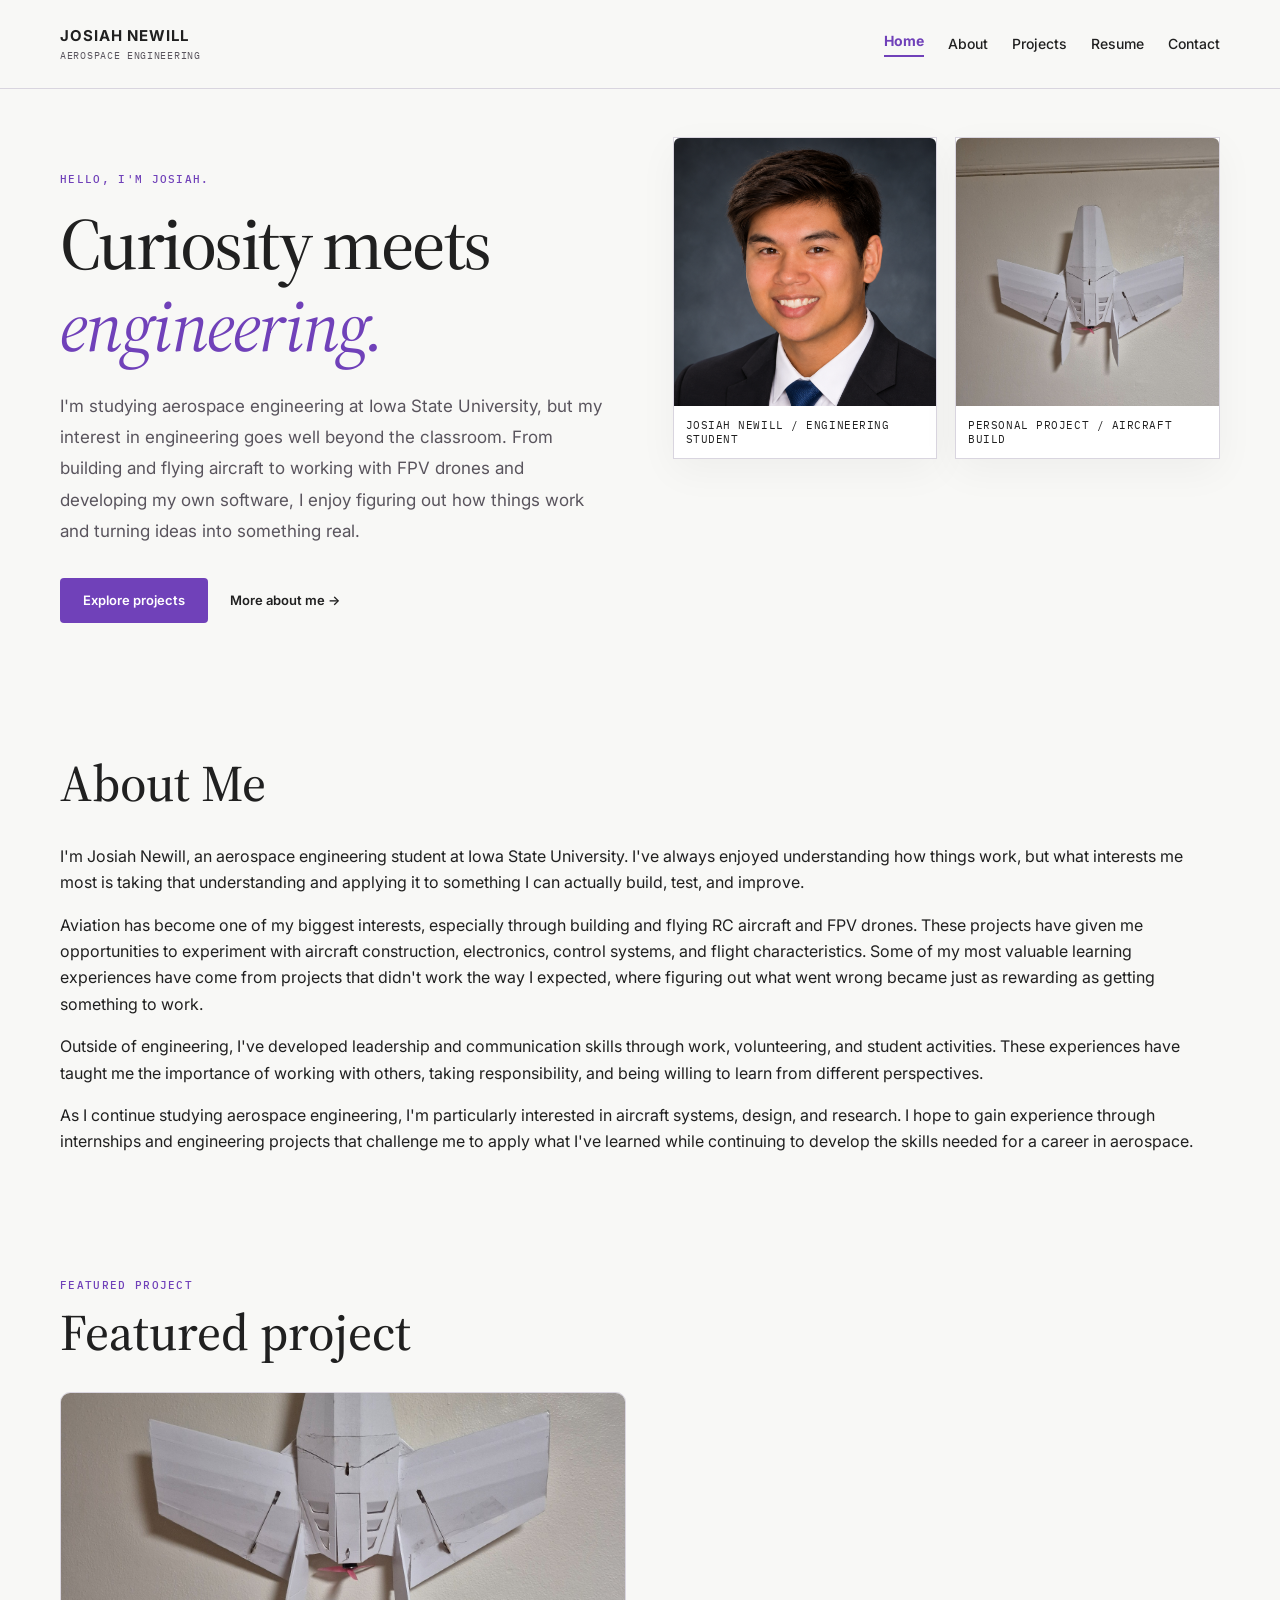
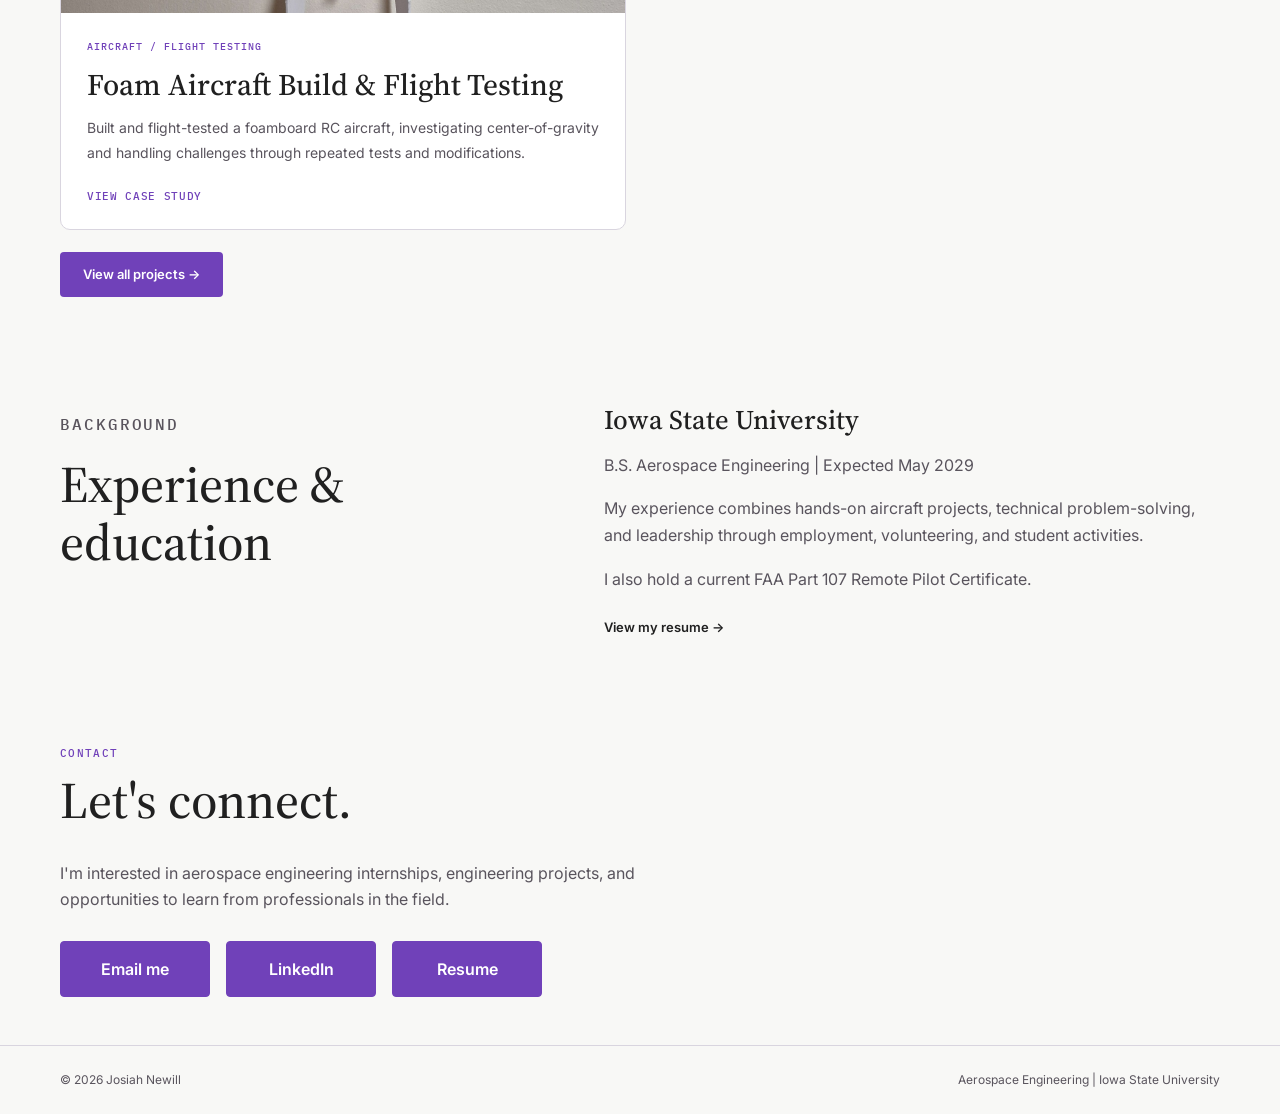
<file: index.html>
<!doctype html>
<html data-theme="light" lang="en"><head><script id="force-light-early">
document.documentElement.setAttribute("data-theme", "light");
try { localStorage.setItem("theme", "light"); } catch (e) {}
</script><meta name="color-scheme" content="light"><meta charset="utf-8"><meta name="viewport" content="width=device-width,initial-scale=1"><meta name="description" content="Josiah Newill  aerospace engineering student and hands-on builder."><title>Josiah Newill | Aerospace Engineering</title><link rel="preconnect" href="https://fonts.googleapis.com"><link rel="preconnect" href="https://fonts.gstatic.com" crossorigin><link href="https://fonts.googleapis.com/css2?family=Inter:wght@400;500;600;700&family=Source+Serif+4:wght@400;500;600&family=IBM+Plex+Mono:wght@400;500&display=swap" rel="stylesheet"><link rel="stylesheet" href="css/style.css?v=20261112-213554"><script defer src="js/main.js"></script>
<link rel="canonical" href="https://jpnewill.com/">
<link rel="icon" type="image/svg+xml" href="assets/JN_monogram_violet.svg?v=20261113">

<meta property="og:type" content="website">
<meta property="og:site_name" content="Josiah Newill">
<meta property="og:title" content="Josiah Newill | Aerospace Engineering">
<meta property="og:description" content="Explore the engineering portfolio, aircraft projects, and technical experience of Josiah Newill, an aerospace engineering student at Iowa State University.">
<meta property="og:url" content="https://jpnewill.com/">
<meta property="og:image" content="https://jpnewill.com/assets/portrait.png">
<meta property="og:image:alt" content="Josiah Newill engineering portfolio">

<meta name="twitter:card" content="summary_large_image">
<meta name="twitter:title" content="Josiah Newill | Aerospace Engineering">
<meta name="twitter:description" content="Explore the engineering portfolio, aircraft projects, and technical experience of Josiah Newill, an aerospace engineering student at Iowa State University.">
<meta name="twitter:image" content="https://jpnewill.com/assets/portrait.png">
</head>
<body><header class="site-header"><script id="force-light-early">
document.documentElement.setAttribute("data-theme", "light");
try { localStorage.setItem("theme", "light"); } catch (e) {}
</script><meta name="color-scheme" content="light">
  <nav class="container nav" aria-label="Main navigation">
    <a class="brand" href="/"><strong>JOSIAH NEWILL</strong><small>AEROSPACE ENGINEERING</small></a>
    <div class="nav-links">
      <a href="/" aria-current="page">Home</a>
      <a href="/about">About</a>
      <a href="/projects">Projects</a>
      <a href="/resume">Resume</a>
      <a href="/contact">Contact</a>
    </div>
  </nav>
</header>
<main><section id="home" class="hero container"><div class="hero-copy"><p class="eyebrow">HELLO, I'M JOSIAH.</p><h1>Curiosity meets <em>engineering.</em></h1><p class="hero-description">I'm studying aerospace engineering at Iowa State University, but my interest in engineering goes well beyond the classroom. From building and flying aircraft to working with FPV drones and developing my own software, I enjoy figuring out how things work and turning ideas into something real.</p><div class="actions"><a class="button" href="/projects">Explore projects</a><a class="text-link" href="/about">More about me &rarr;</a></div></div><div class="hero-gallery"><figure class="hero-photo portrait-photo"><img src="assets/portrait.png" alt="Portrait of Josiah Newill" data-fallback="Portrait photo"><figcaption>JOSIAH NEWILL / ENGINEERING STUDENT</figcaption></figure><figure class="hero-photo aircraft-photo"><img src="assets/foam-aircraft.jpg" alt="Foamboard RC aircraft" data-fallback="Foam aircraft photo"><figcaption>PERSONAL PROJECT / AIRCRAFT BUILD</figcaption></figure></div></section>
<section id="about" class="section alt">
  <div class="container">
    <div class="section-heading">
      <h2>About Me</h2>
    </div>

    <div class="about-narrative">
      <p>
        I'm Josiah Newill, an aerospace engineering student
        at Iowa State University. I've always enjoyed
        understanding how things work, but what interests
        me most is taking that understanding and applying
        it to something I can actually build, test, and improve.
      </p>

      <p>
        Aviation has become one of my biggest interests,
        especially through building and flying RC aircraft
        and FPV drones. These projects have given me
        opportunities to experiment with aircraft construction,
        electronics, control systems, and flight characteristics.
        Some of my most valuable learning experiences have come
        from projects that didn't work the way I expected,
        where figuring out what went wrong became just as
        rewarding as getting something to work.
      </p>

      <p>
        Outside of engineering, I've developed leadership
        and communication skills through work, volunteering,
        and student activities. These experiences have taught
        me the importance of working with others, taking
        responsibility, and being willing to learn from
        different perspectives.
      </p>

      <p>
        As I continue studying aerospace engineering,
        I'm particularly interested in aircraft systems,
        design, and research. I hope to gain experience
        through internships and engineering projects that
        challenge me to apply what I've learned while
        continuing to develop the skills needed for a
        career in aerospace.
      </p>
    </div>
  </div>
</section>
<section id="projects" class="section"><div class="container"><p class="eyebrow">FEATURED PROJECT</p><h2>Featured project</h2><div class="project-grid"><article class="project-card"><a class="project-card-link" href="projects/foam-aircraft.html"><div class="project-image"><img src="assets/foam-aircraft.jpg" alt="Foamboard aircraft" data-fallback="Foam Aircraft"></div><div class="project-content"><p class="eyebrow">AIRCRAFT / FLIGHT TESTING</p><h3>Foam Aircraft Build &amp; Flight Testing</h3><p>Built and flight-tested a foamboard RC aircraft, investigating center-of-gravity and handling challenges through repeated tests and modifications.</p><span class="project-details">VIEW CASE STUDY </span></div></a></article></div></div><div class="container home-project-more"><a class="button" href="/projects">View all projects &rarr;</a></div></section>
<section id="resume" class="section alt">
  <div class="container section-grid">
    <div>
      <p class="eyebrow">BACKGROUND</p>
      <h2>Experience &amp; education</h2>
    </div>
    <div class="home-background">
      <h3>Iowa State University</h3>
      <p>B.S. Aerospace Engineering | Expected May 2029</p>
      <p>
        My experience combines hands-on aircraft projects,
        technical problem-solving, and leadership through
        employment, volunteering, and student activities.
      </p>
      <p>
        I also hold a current FAA Part 107 Remote Pilot Certificate.
      </p>
      <a class="text-link" href="/resume">
        View my resume &rarr;
      </a>
    </div>
  </div>
</section>
<section id="contact" class="section">
  <div class="container contact">
    <p class="eyebrow">CONTACT</p>
    <h2>Let's connect.</h2>
    <p>
      I'm interested in aerospace engineering internships,
      engineering projects, and opportunities to learn
      from professionals in the field.
    </p>

    <div class="home-contact-links">
      <a class="contact-button" href="mailto:josiah.newill3@gmail.com">
        Email me
      </a>
      <a class="contact-button" href="https://www.linkedin.com/in/josiah-newill-9aa092443"
         target="_blank"
         rel="noopener noreferrer">
        LinkedIn
      </a>
      <a class="contact-button" href="/resume">
        Resume
      </a>
    </div>
  </div>
</section></main><footer class="footer">
  <div class="container footer-inner">
    <span>&copy; <span id="year"></span> Josiah Newill</span>
    <span>Aerospace Engineering | Iowa State University</span>
  </div>
</footer></body></html>
</file>
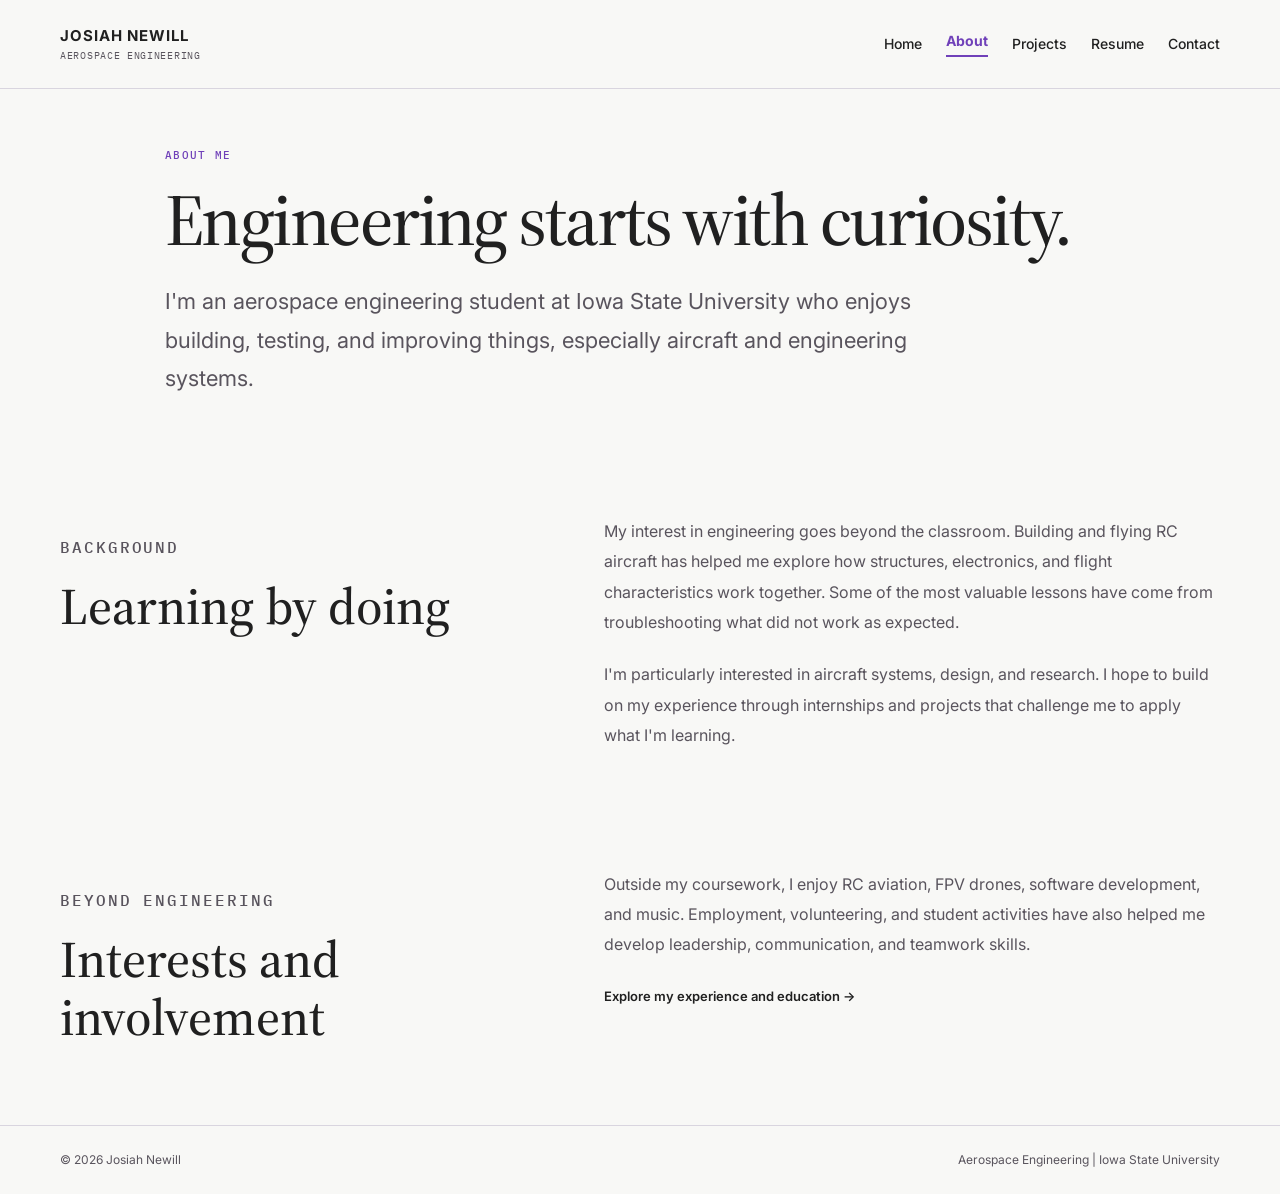
<file: about.html>
<!doctype html>
<html data-theme="light" lang="en"><head><script id="force-light-early">
document.documentElement.setAttribute("data-theme", "light");
try { localStorage.setItem("theme", "light"); } catch (e) {}
</script><meta name="color-scheme" content="light">
<meta charset="utf-8"><meta name="viewport" content="width=device-width,initial-scale=1">
<meta name="description" content="Background, engineering interests, and personal interests of Josiah Newill.">
<title>About | Josiah Newill</title>
<link rel="preconnect" href="https://fonts.googleapis.com"><link rel="preconnect" href="https://fonts.gstatic.com" crossorigin>
<link href="https://fonts.googleapis.com/css2?family=Inter:wght@400;500;600;700&family=Source+Serif+4:wght@400;500;600&family=IBM+Plex+Mono:wght@400;500&display=swap" rel="stylesheet">
<link rel="stylesheet" href="css/style.css?v=20261112-213554"><script defer src="js/main.js"></script>
<link rel="canonical" href="https://jpnewill.com/about">
<link rel="icon" type="image/svg+xml" href="assets/JN_monogram_violet.svg?v=20261113">
</head><body>
<header class="site-header"><script id="force-light-early">
document.documentElement.setAttribute("data-theme", "light");
try { localStorage.setItem("theme", "light"); } catch (e) {}
</script><meta name="color-scheme" content="light"><nav class="container nav" aria-label="Main navigation">
<a class="brand" href="/"><strong>JOSIAH NEWILL</strong><small>AEROSPACE ENGINEERING</small></a>
<div class="nav-links"><a href="/">Home</a><a href="/about" aria-current="page">About</a><a href="/projects" >Projects</a><a href="/resume">Resume</a><a href="/contact" >Contact</a></div>
</nav></header>
<main><section class="section"><div class="container page-intro"><p class="eyebrow">ABOUT ME</p><h1>Engineering starts with curiosity.</h1><p class="page-lead">I'm an aerospace engineering student at Iowa State University who enjoys building, testing, and improving things, especially aircraft and engineering systems.</p></div></section>
<section class="section alt"><div class="container section-grid"><div><p class="eyebrow">BACKGROUND</p><h2>Learning by doing</h2></div><div class="page-prose"><p>My interest in engineering goes beyond the classroom. Building and flying RC aircraft has helped me explore how structures, electronics, and flight characteristics work together. Some of the most valuable lessons have come from troubleshooting what did not work as expected.</p><p>I'm particularly interested in aircraft systems, design, and research. I hope to build on my experience through internships and projects that challenge me to apply what I'm learning.</p></div></div></section>
<section class="section"><div class="container section-grid"><div><p class="eyebrow">BEYOND ENGINEERING</p><h2>Interests and involvement</h2></div><div class="page-prose"><p>Outside my coursework, I enjoy RC aviation, FPV drones, software development, and music. Employment, volunteering, and student activities have also helped me develop leadership, communication, and teamwork skills.</p><a class="text-link" href="/resume">Explore my experience and education &rarr;</a></div></div></section></main>
<footer class="footer"><div class="container footer-inner"><span>&copy; <span id="year"></span> Josiah Newill</span><span>Aerospace Engineering | Iowa State University</span></div></footer></body></html>
</file>
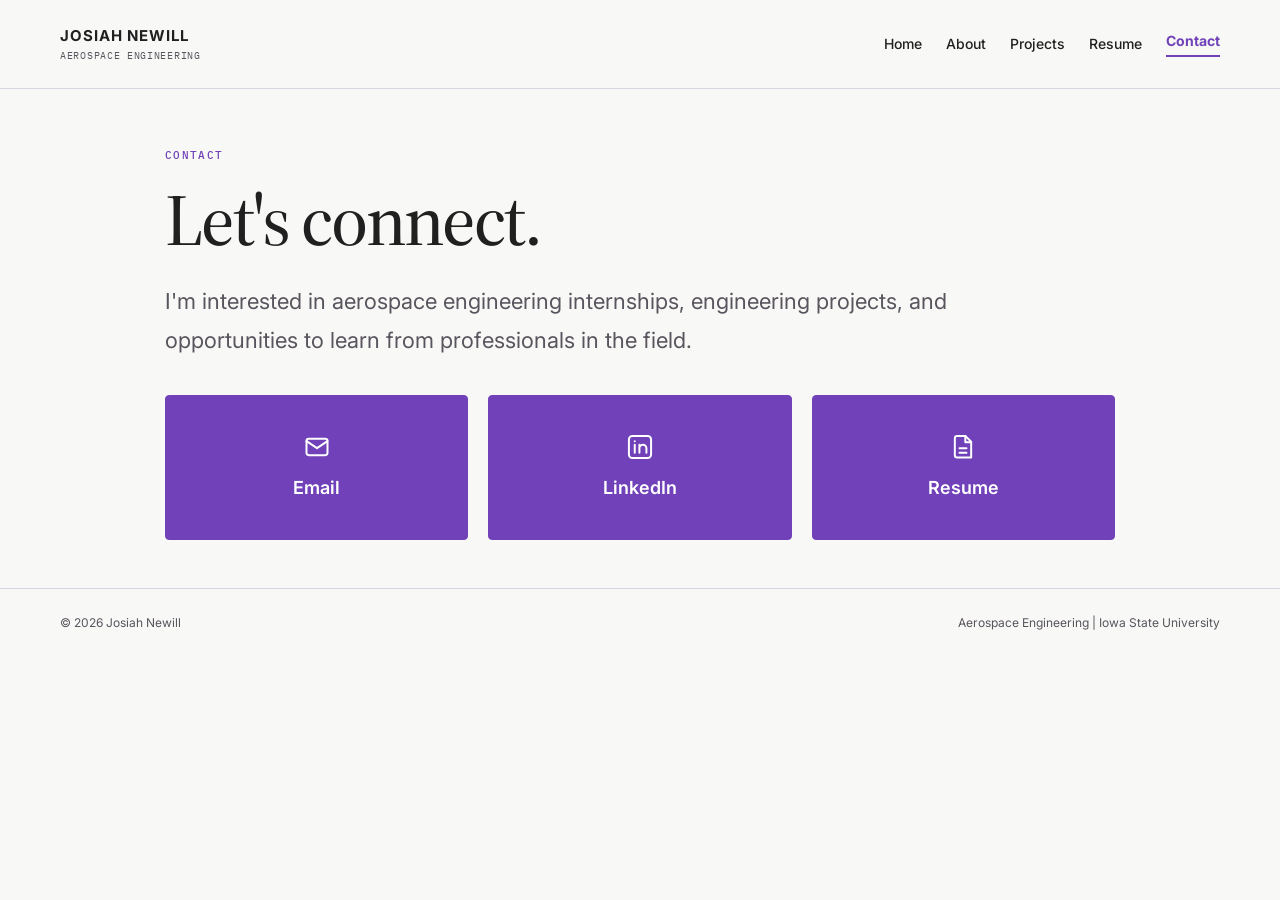
<file: contact.html>
<!doctype html>
<html data-theme="light" lang="en"><head><script id="force-light-early">
document.documentElement.setAttribute("data-theme", "light");
try { localStorage.setItem("theme", "light"); } catch (e) {}
</script><meta name="color-scheme" content="light">
<meta charset="utf-8"><meta name="viewport" content="width=device-width,initial-scale=1">
<meta name="description" content="Contact Josiah Newill for engineering opportunities and collaboration.">
<title>Contact | Josiah Newill</title>
<link rel="preconnect" href="https://fonts.googleapis.com"><link rel="preconnect" href="https://fonts.gstatic.com" crossorigin>
<link href="https://fonts.googleapis.com/css2?family=Inter:wght@400;500;600;700&family=Source+Serif+4:wght@400;500;600&family=IBM+Plex+Mono:wght@400;500&display=swap" rel="stylesheet">
<link rel="stylesheet" href="css/style.css?v=20261112-213554"><script defer src="js/main.js"></script>
<link rel="canonical" href="https://jpnewill.com/contact">
<link rel="icon" type="image/svg+xml" href="assets/JN_monogram_violet.svg?v=20261113">
</head><body>
<header class="site-header"><script id="force-light-early">
document.documentElement.setAttribute("data-theme", "light");
try { localStorage.setItem("theme", "light"); } catch (e) {}
</script><meta name="color-scheme" content="light"><nav class="container nav" aria-label="Main navigation">
<a class="brand" href="/"><strong>JOSIAH NEWILL</strong><small>AEROSPACE ENGINEERING</small></a>
<div class="nav-links"><a href="/">Home</a><a href="/about" >About</a><a href="/projects" >Projects</a><a href="/resume">Resume</a><a href="/contact" aria-current="page">Contact</a></div>
</nav></header>
<main><section class="section"><div class="container page-intro"><p class="eyebrow">CONTACT</p><h1>Let's connect.</h1><p class="page-lead">I'm interested in aerospace engineering internships, engineering projects, and opportunities to learn from professionals in the field.</p><div class="contact-options contact-button-grid"
     style="display:grid;grid-template-columns:repeat(3,minmax(0,1fr));gap:20px;margin-top:36px;width:100%;">

  <a class="contact-option contact-tile"
     href="mailto:josiah.newill3@gmail.com"
     style="display:flex;flex-direction:column;align-items:center;justify-content:center;gap:12px;min-height:140px;padding:24px;background:#7041B9;color:#fff;border:1px solid #7041B9;border-radius:12px;text-decoration:none;text-align:center;box-sizing:border-box;">
    <span style="display:flex;color:#fff;"><svg width="28" height="28" viewBox="0 0 24 24" fill="none" stroke="currentColor" stroke-width="1.7" stroke-linecap="round" stroke-linejoin="round" aria-hidden="true"><rect x="3" y="5" width="18" height="14" rx="2"/><path d="m3 7 9 6 9-6"/></svg></span>
    <strong style="font-size:18px;color:#fff;">Email</strong>
  </a>

  <a class="contact-option contact-tile"
     href="https://www.linkedin.com/in/josiah-newill-9aa092443"
     target="_blank" rel="noopener noreferrer"
     style="display:flex;flex-direction:column;align-items:center;justify-content:center;gap:12px;min-height:140px;padding:24px;background:#7041B9;color:#fff;border:1px solid #7041B9;border-radius:12px;text-decoration:none;text-align:center;box-sizing:border-box;">
    <span style="display:flex;color:#fff;"><svg width="28" height="28" viewBox="0 0 24 24" fill="none" stroke="currentColor" stroke-width="1.7" stroke-linecap="round" stroke-linejoin="round" aria-hidden="true"><rect x="2.5" y="2.5" width="19" height="19" rx="3"/><path d="M7.5 10v7M7.5 7v.1M11.5 17v-7M11.5 13a3 3 0 0 1 6 0v4"/></svg></span>
    <strong style="font-size:18px;color:#fff;">LinkedIn</strong>
  </a>

  <a class="contact-option contact-tile"
     href="/resume"
     style="display:flex;flex-direction:column;align-items:center;justify-content:center;gap:12px;min-height:140px;padding:24px;background:#7041B9;color:#fff;border:1px solid #7041B9;border-radius:12px;text-decoration:none;text-align:center;box-sizing:border-box;">
    <span style="display:flex;color:#fff;"><svg width="28" height="28" viewBox="0 0 24 24" fill="none" stroke="currentColor" stroke-width="1.7" stroke-linecap="round" stroke-linejoin="round" aria-hidden="true"><path d="M7 2.5h7l5 5V21H7a2 2 0 0 1-2-2V4.5a2 2 0 0 1 2-2Z"/><path d="M14 2.5V8h5M9 13h6M9 17h6"/></svg></span>
    <strong style="font-size:18px;color:#fff;">Resume</strong>
  </a>

</div></div></section></main>
<footer class="footer"><div class="container footer-inner"><span>&copy; <span id="year"></span> Josiah Newill</span><span>Aerospace Engineering | Iowa State University</span></div></footer></body></html>
</file>
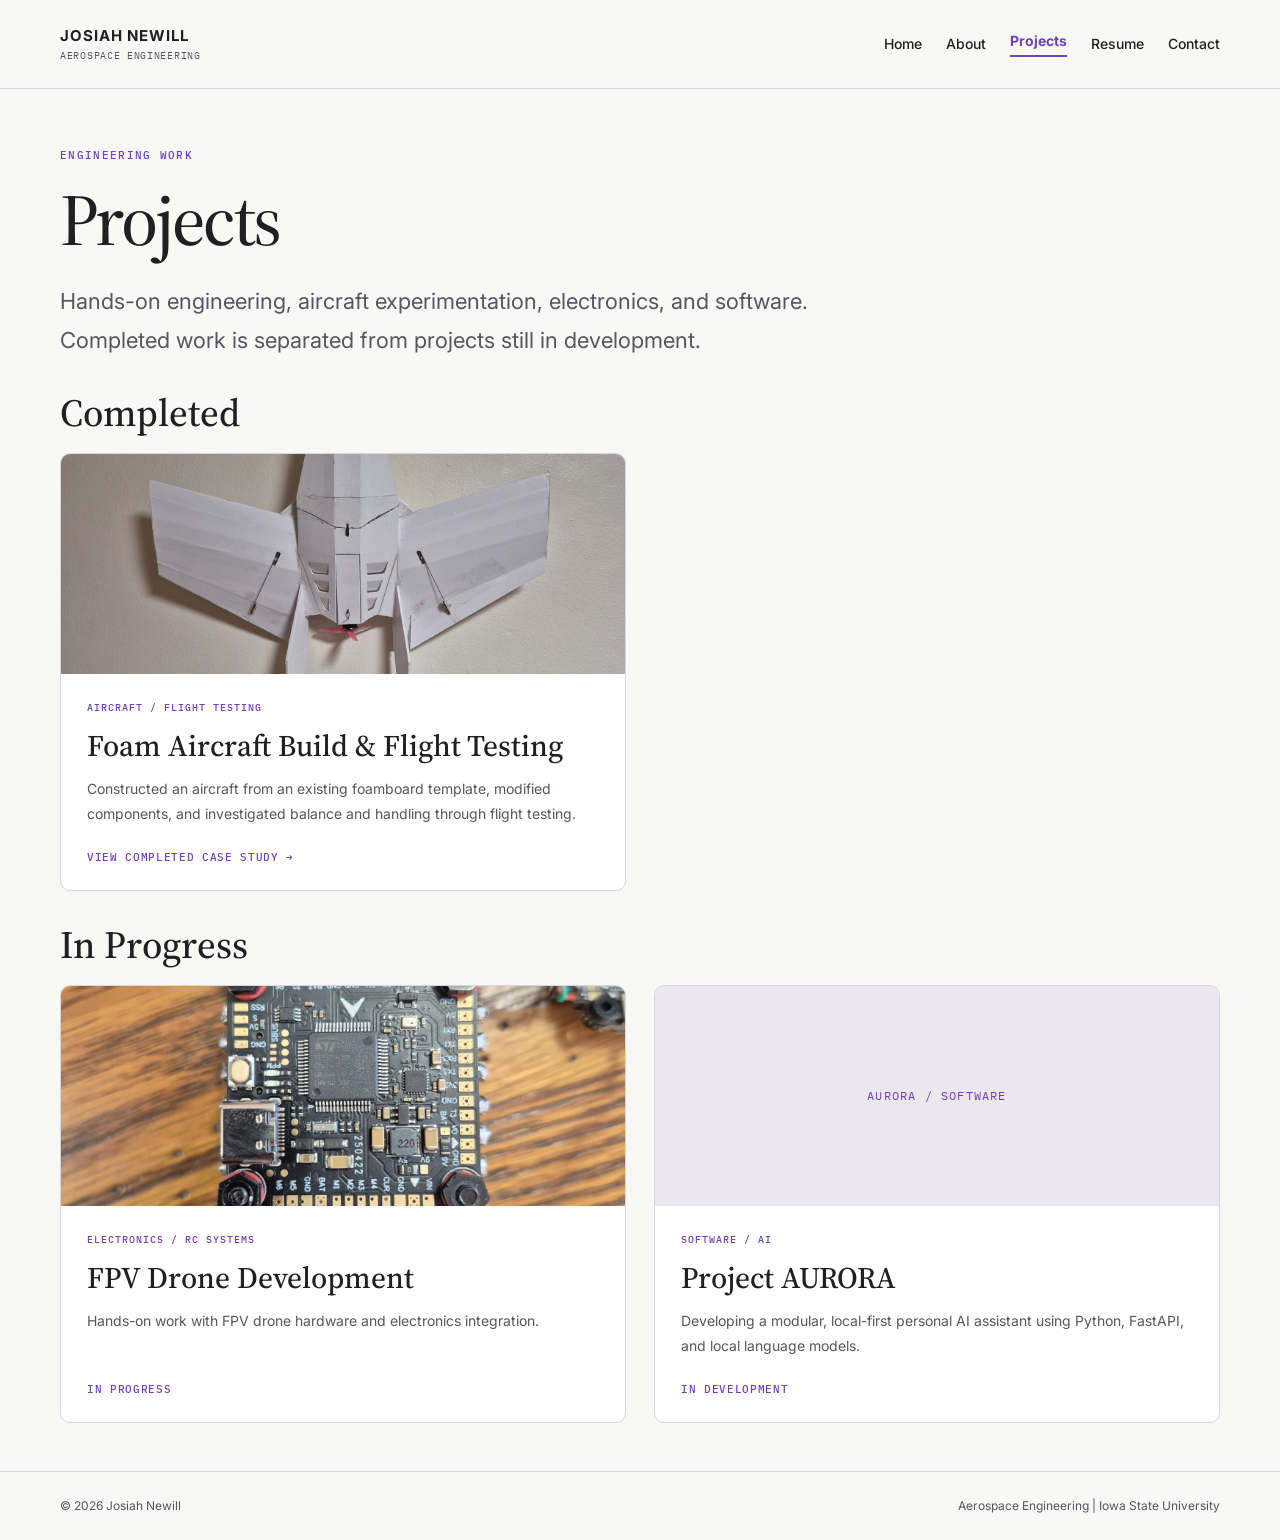
<file: projects.html>
<!doctype html>
<html data-theme="light" lang="en"><head><script id="force-light-early">
document.documentElement.setAttribute("data-theme", "light");
try { localStorage.setItem("theme", "light"); } catch (e) {}
</script><meta name="color-scheme" content="light">
<meta charset="utf-8"><meta name="viewport" content="width=device-width,initial-scale=1">
<meta name="description" content="Completed and in-progress engineering projects by Josiah Newill.">
<title>Projects | Josiah Newill</title>
<link rel="preconnect" href="https://fonts.googleapis.com"><link rel="preconnect" href="https://fonts.gstatic.com" crossorigin>
<link href="https://fonts.googleapis.com/css2?family=Inter:wght@400;500;600;700&family=Source+Serif+4:wght@400;500;600&family=IBM+Plex+Mono:wght@400;500&display=swap" rel="stylesheet">
<link rel="stylesheet" href="css/style.css?v=20261112-213554"><script defer src="js/main.js"></script>
<link rel="canonical" href="https://jpnewill.com/projects">
<link rel="icon" type="image/svg+xml" href="assets/JN_monogram_violet.svg?v=20261113">
</head><body>
<header class="site-header"><script id="force-light-early">
document.documentElement.setAttribute("data-theme", "light");
try { localStorage.setItem("theme", "light"); } catch (e) {}
</script><meta name="color-scheme" content="light"><nav class="container nav" aria-label="Main navigation">
<a class="brand" href="/"><strong>JOSIAH NEWILL</strong><small>AEROSPACE ENGINEERING</small></a>
<div class="nav-links"><a href="/">Home</a><a href="/about" >About</a><a href="/projects" aria-current="page">Projects</a><a href="/resume">Resume</a><a href="/contact" >Contact</a></div>
</nav></header>
<main><section class="section"><div class="container"><div class="page-intro"><p class="eyebrow">ENGINEERING WORK</p><h1>Projects</h1><p class="page-lead">Hands-on engineering, aircraft experimentation, electronics, and software. Completed work is separated from projects still in development.</p></div>
<h2 class="gallery-heading">Completed</h2><div class="project-grid"><article class="project-card"><a class="project-card-link" href="/projects/foam-aircraft"><div class="project-image"><img src="assets/foam-aircraft.jpg" alt="Foamboard RC aircraft"></div><div class="project-content"><p class="eyebrow">AIRCRAFT / FLIGHT TESTING</p><h3>Foam Aircraft Build &amp; Flight Testing</h3><p>Constructed an aircraft from an existing foamboard template, modified components, and investigated balance and handling through flight testing.</p><span class="project-details">VIEW COMPLETED CASE STUDY &rarr;</span></div></a></article></div>
<h2 class="gallery-heading">In Progress</h2><div class="project-grid"><article class="project-card"><div class="project-image"><img src="assets/fpv-electronics.jpg" alt="FPV drone electronics"></div><div class="project-content"><p class="eyebrow">ELECTRONICS / RC SYSTEMS</p><h3>FPV Drone Development</h3><p>Hands-on work with FPV drone hardware and electronics integration.</p><span class="project-details">IN PROGRESS</span></div></article><article class="project-card"><div class="project-image placeholder"><span>AURORA / SOFTWARE</span></div><div class="project-content"><p class="eyebrow">SOFTWARE / AI</p><h3>Project AURORA</h3><p>Developing a modular, local-first personal AI assistant using Python, FastAPI, and local language models.</p><span class="project-details">IN DEVELOPMENT</span></div></article></div></div></section></main>
<footer class="footer"><div class="container footer-inner"><span>&copy; <span id="year"></span> Josiah Newill</span><span>Aerospace Engineering | Iowa State University</span></div></footer></body></html>
</file>
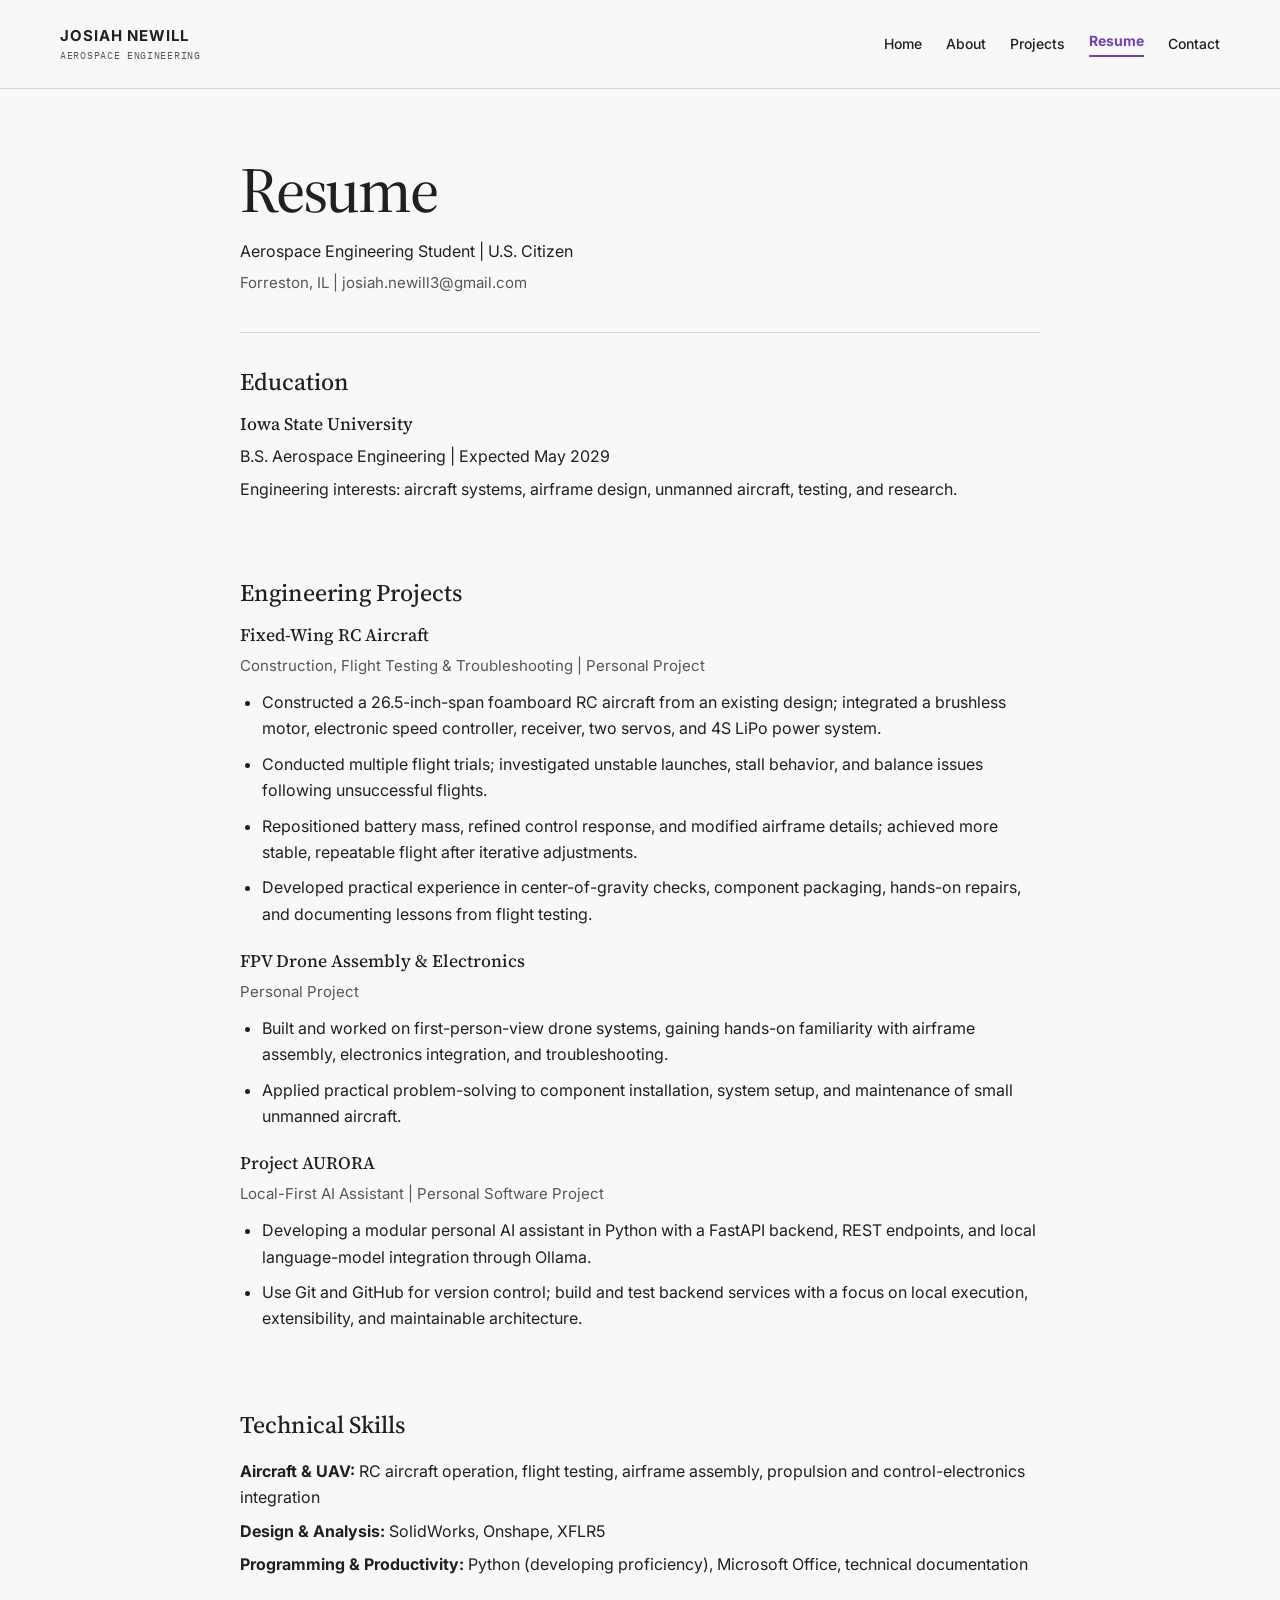
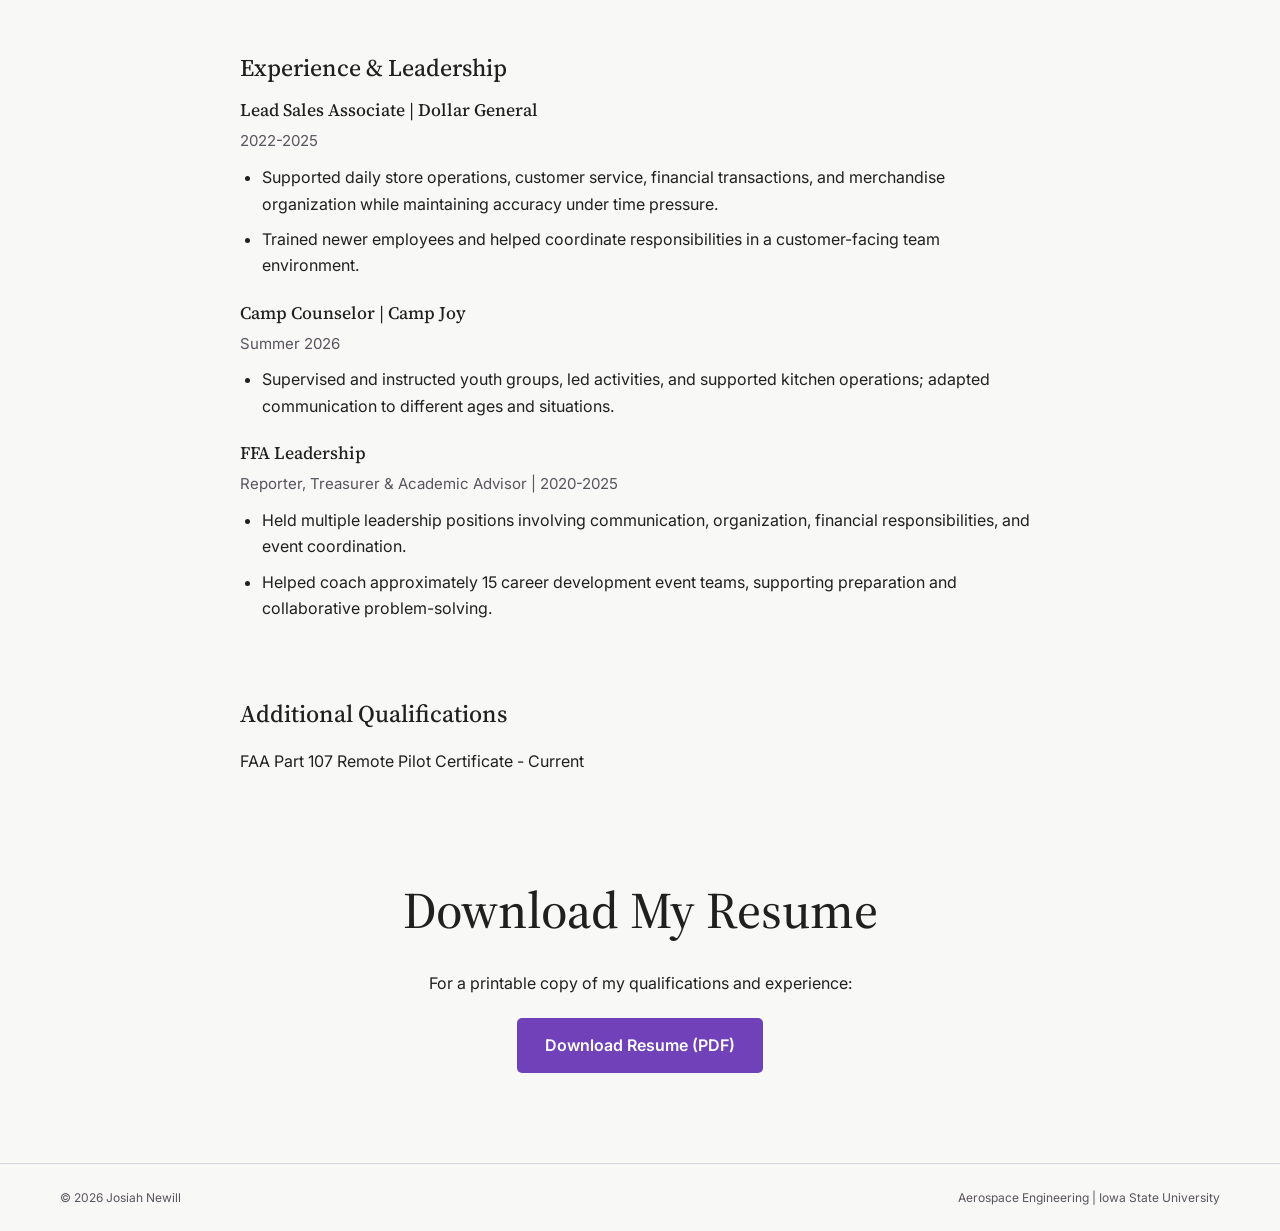
<file: resume.html>
<!DOCTYPE html>
<html data-theme="light" lang="en">
<head><script id="force-light-early">
document.documentElement.setAttribute("data-theme", "light");
try { localStorage.setItem("theme", "light"); } catch (e) {}
</script><meta name="color-scheme" content="light">
  <meta charset="UTF-8">
  <meta name="viewport" content="width=device-width, initial-scale=1">
  <meta name="description" content="Engineering resume of Josiah Newill, aerospace engineering student at Iowa State University.">
  <title>Resume | Josiah Newill</title>
  <link rel="stylesheet" href="css/style.css?v=20261112-213554">
  <style>
    .resume-container {
      max-width: 850px;
      margin: 0 auto;
      padding: 65px 25px 90px;
    }
    .resume-top {
      padding-bottom: 30px;
      border-bottom: 1px solid #d9d5df;
    }
    .resume-top h1 {
      margin: 0 0 12px;
      font-size: clamp(2.5rem, 6vw, 4rem);
    }
    .resume-top p {
      margin: 6px 0;
    }
    .resume-section {
      padding: 35px 0;
      border-bottom: 1px solid #d9d5df;
    }
    .resume-section h2 {
      margin: 0 0 20px;
      font-size: 1.5rem;
    }
    .resume-entry {
      margin-bottom: 25px;
    }
    .resume-entry:last-child {
      margin-bottom: 0;
    }
    .resume-entry h3 {
      margin: 0 0 8px;
      font-size: 1.1rem;
    }
    .resume-entry p {
      margin: 7px 0;
      line-height: 1.65;
    }
    .resume-entry ul {
      margin: 10px 0 0;
      padding-left: 22px;
    }
    .resume-entry li {
      margin-bottom: 9px;
      line-height: 1.65;
    }
    .resume-meta {
      color: #59545d;
      font-size: 0.94rem;
    }
    .resume-download {
      text-align: center;
      padding-top: 45px;
    }
    .resume-download p {
      margin-bottom: 22px;
    }
    .resume-download a {
      display: inline-block;
      padding: 14px 28px;
      border-radius: 5px;
      background: #7041b9;
      color: #fff;
      text-decoration: none;
      font-weight: 600;
      transition: background 0.2s ease;
    }
    .resume-download a:hover {
      background: #542e92;
    }
    @media (max-width: 600px) {
      .resume-container { padding-top: 35px; }
    }
  </style>
  <link href="https://fonts.googleapis.com/css2?family=Inter:wght@400;500;600;700&family=Source+Serif+4:wght@400;500;600&family=IBM+Plex+Mono:wght@400;500&display=swap" rel="stylesheet">

<link rel="canonical" href="https://jpnewill.com/resume.html">
<link rel="icon" type="image/svg+xml" href="assets/JN_monogram_violet.svg?v=20261113">

<meta property="og:type" content="website">
<meta property="og:site_name" content="Josiah Newill">
<meta property="og:title" content="Resume | Josiah Newill">
<meta property="og:description" content="Explore the education, technical experience, and engineering qualifications of Josiah Newill.">
<meta property="og:url" content="https://jpnewill.com/resume.html">
<meta property="og:image" content="https://jpnewill.com/assets/portrait.png">
<meta property="og:image:alt" content="Josiah Newill engineering portfolio">

<meta name="twitter:card" content="summary_large_image">
<meta name="twitter:title" content="Resume | Josiah Newill">
<meta name="twitter:description" content="Explore the education, technical experience, and engineering qualifications of Josiah Newill.">
<meta name="twitter:image" content="https://jpnewill.com/assets/portrait.png">
</head>
<body>
  <header class="site-header"><script id="force-light-early">
document.documentElement.setAttribute("data-theme", "light");
try { localStorage.setItem("theme", "light"); } catch (e) {}
</script><meta name="color-scheme" content="light">
  <nav class="container nav" aria-label="Main navigation">
    <a class="brand" href="/"><strong>JOSIAH NEWILL</strong><small>AEROSPACE ENGINEERING</small></a>
    <div class="nav-links">
      <a href="/">Home</a>
      <a href="/about">About</a>
      <a href="/projects">Projects</a>
      <a href="/resume" aria-current="page">Resume</a>
      <a href="/contact">Contact</a>
    </div>
  </nav>
</header>

  <main class="resume-container">
    <div class="resume-top">
      <h1>Resume</h1>
      <p>Aerospace Engineering Student | U.S. Citizen</p>
      <p class="resume-meta">
        Forreston, IL |
        <a href="mailto:josiah.newill3@gmail.com">josiah.newill3@gmail.com</a>
      </p>
    </div>

    <section class="resume-section">
      <h2>Education</h2>
      <div class="resume-entry">
        <h3>Iowa State University</h3>
        <p>B.S. Aerospace Engineering | Expected May 2029</p>
        <p>Engineering interests: aircraft systems, airframe design,
        unmanned aircraft, testing, and research.</p>
      </div>
    </section>

    <section class="resume-section">
      <h2>Engineering Projects</h2>

      <div class="resume-entry">
        <h3>Fixed-Wing RC Aircraft</h3>
        <p class="resume-meta">Construction, Flight Testing &amp; Troubleshooting | Personal Project</p>
        <ul>
          <li>Constructed a 26.5-inch-span foamboard RC aircraft from an existing design; integrated a brushless motor, electronic speed controller, receiver, two servos, and 4S LiPo power system.</li>
          <li>Conducted multiple flight trials; investigated unstable launches, stall behavior, and balance issues following unsuccessful flights.</li>
          <li>Repositioned battery mass, refined control response, and modified airframe details; achieved more stable, repeatable flight after iterative adjustments.</li>
          <li>Developed practical experience in center-of-gravity checks, component packaging, hands-on repairs, and documenting lessons from flight testing.</li>
        </ul>
      </div>

      <div class="resume-entry">
        <h3>FPV Drone Assembly &amp; Electronics</h3>
        <p class="resume-meta">Personal Project</p>
        <ul>
          <li>Built and worked on first-person-view drone systems, gaining hands-on familiarity with airframe assembly, electronics integration, and troubleshooting.</li>
          <li>Applied practical problem-solving to component installation, system setup, and maintenance of small unmanned aircraft.</li>
        </ul>
      </div>

      <div class="resume-entry">
        <h3>Project AURORA</h3>
        <p class="resume-meta">Local-First AI Assistant | Personal Software Project</p>
        <ul>
          <li>Developing a modular personal AI assistant in Python with a FastAPI backend, REST endpoints, and local language-model integration through Ollama.</li>
          <li>Use Git and GitHub for version control; build and test backend services with a focus on local execution, extensibility, and maintainable architecture.</li>
        </ul>
      </div>
    </section>

    <section class="resume-section">
      <h2>Technical Skills</h2>
      <div class="resume-entry">
        <p><strong>Aircraft &amp; UAV:</strong> RC aircraft operation, flight testing, airframe assembly, propulsion and control-electronics integration</p>
        <p><strong>Design &amp; Analysis:</strong> SolidWorks, Onshape, XFLR5</p>
        <p><strong>Programming &amp; Productivity:</strong> Python (developing proficiency), Microsoft Office, technical documentation</p>
      </div>
    </section>

    <section class="resume-section">
      <h2>Experience &amp; Leadership</h2>

      <div class="resume-entry">
        <h3>Lead Sales Associate | Dollar General</h3>
        <p class="resume-meta">2022-2025</p>
        <ul>
          <li>Supported daily store operations, customer service, financial transactions, and merchandise organization while maintaining accuracy under time pressure.</li>
          <li>Trained newer employees and helped coordinate responsibilities in a customer-facing team environment.</li>
        </ul>
      </div>

      <div class="resume-entry">
        <h3>Camp Counselor | Camp Joy</h3>
        <p class="resume-meta">Summer 2026</p>
        <ul>
          <li>Supervised and instructed youth groups, led activities, and supported kitchen operations; adapted communication to different ages and situations.</li>
        </ul>
      </div>

      <div class="resume-entry">
        <h3>FFA Leadership</h3>
        <p class="resume-meta">Reporter, Treasurer &amp; Academic Advisor | 2020-2025</p>
        <ul>
          <li>Held multiple leadership positions involving communication, organization, financial responsibilities, and event coordination.</li>
          <li>Helped coach approximately 15 career development event teams, supporting preparation and collaborative problem-solving.</li>
        </ul>
      </div>
    </section>

    <section class="resume-section">
      <h2>Additional Qualifications</h2>
      <p>FAA Part 107 Remote Pilot Certificate - Current</p>
    </section>

    <div class="resume-download">
      <h2>Download My Resume</h2>
      <p>For a printable copy of my qualifications and experience:</p>
      <a href="assets/Josiah_Newill_Resume.pdf"
         download="Josiah_Newill_Resume.pdf">
        Download Resume (PDF)
      </a>
    </div>
  </main>

  <script src="js/main.js" defer></script>
<footer class="footer">
  <div class="container footer-inner">
    <span>&copy; <span id="year"></span> Josiah Newill</span>
    <span>Aerospace Engineering | Iowa State University</span>
  </div>
</footer>
</body>
</html>
</file>
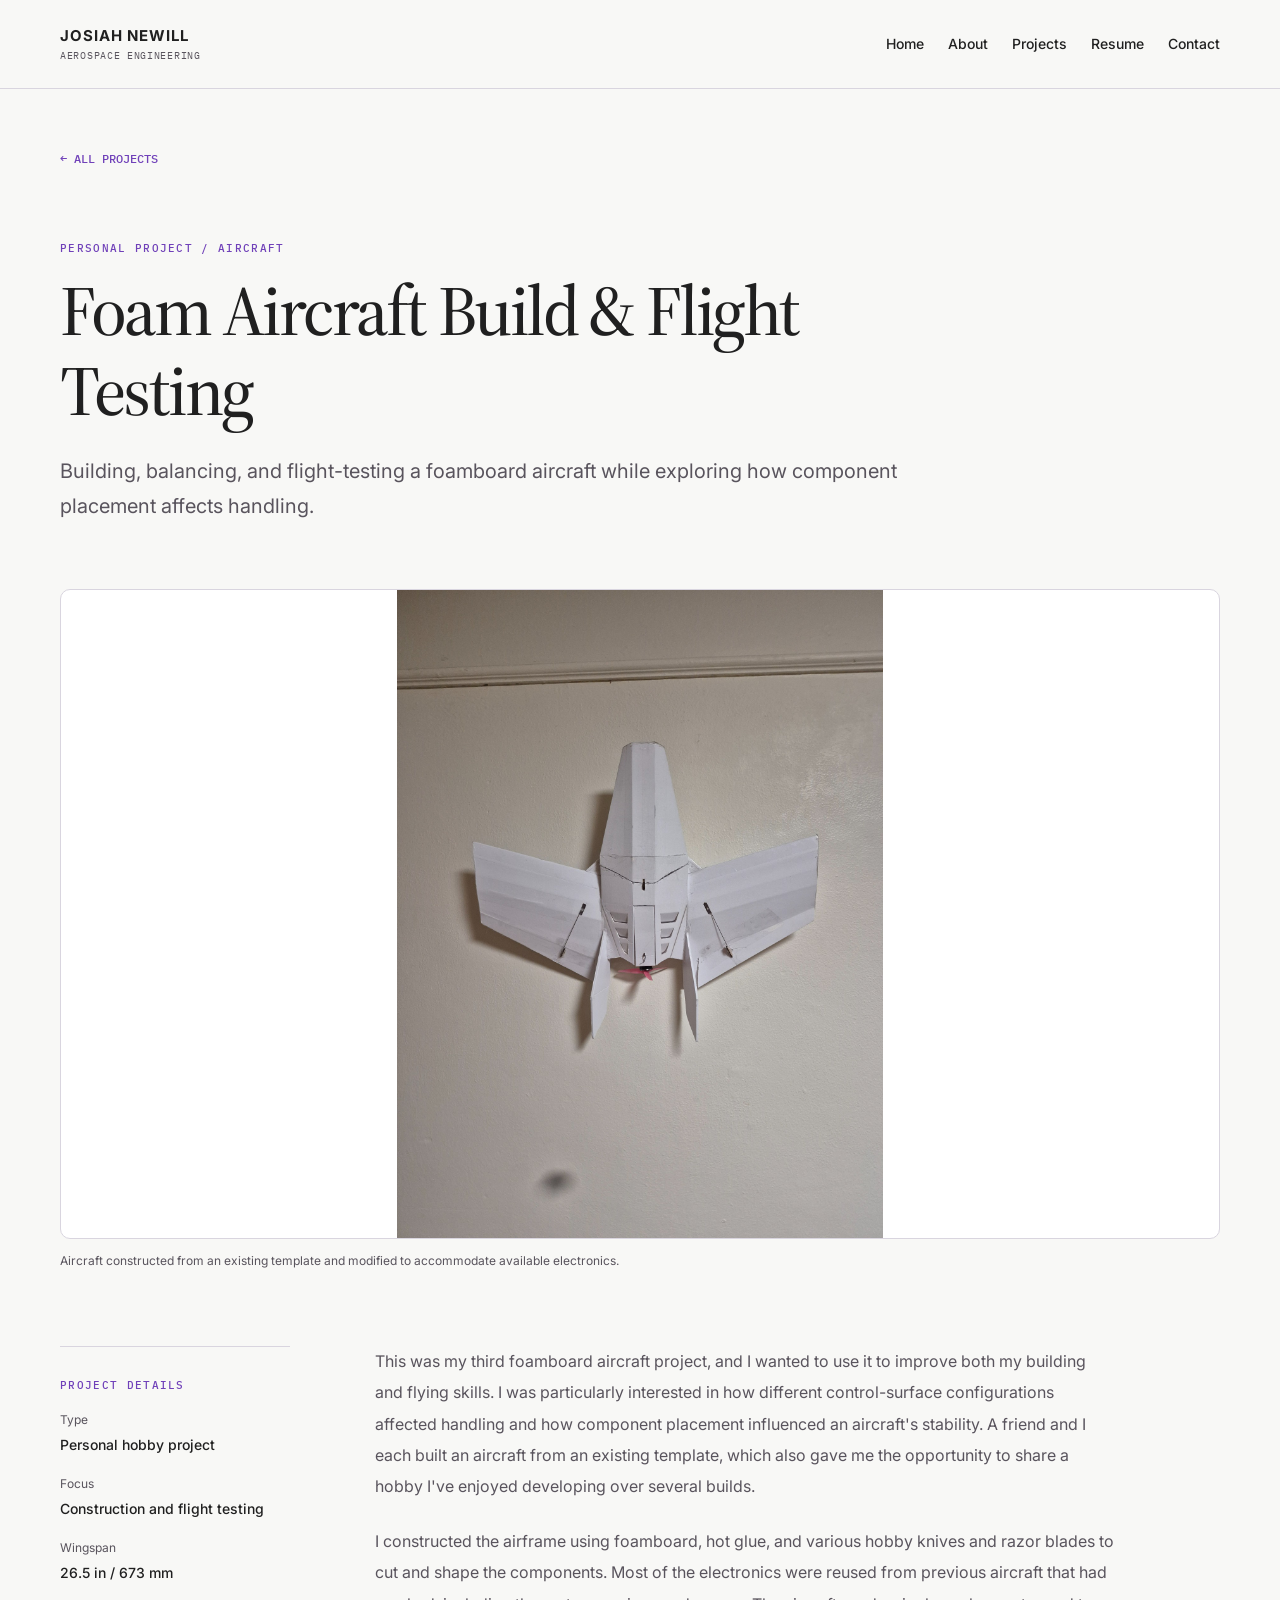
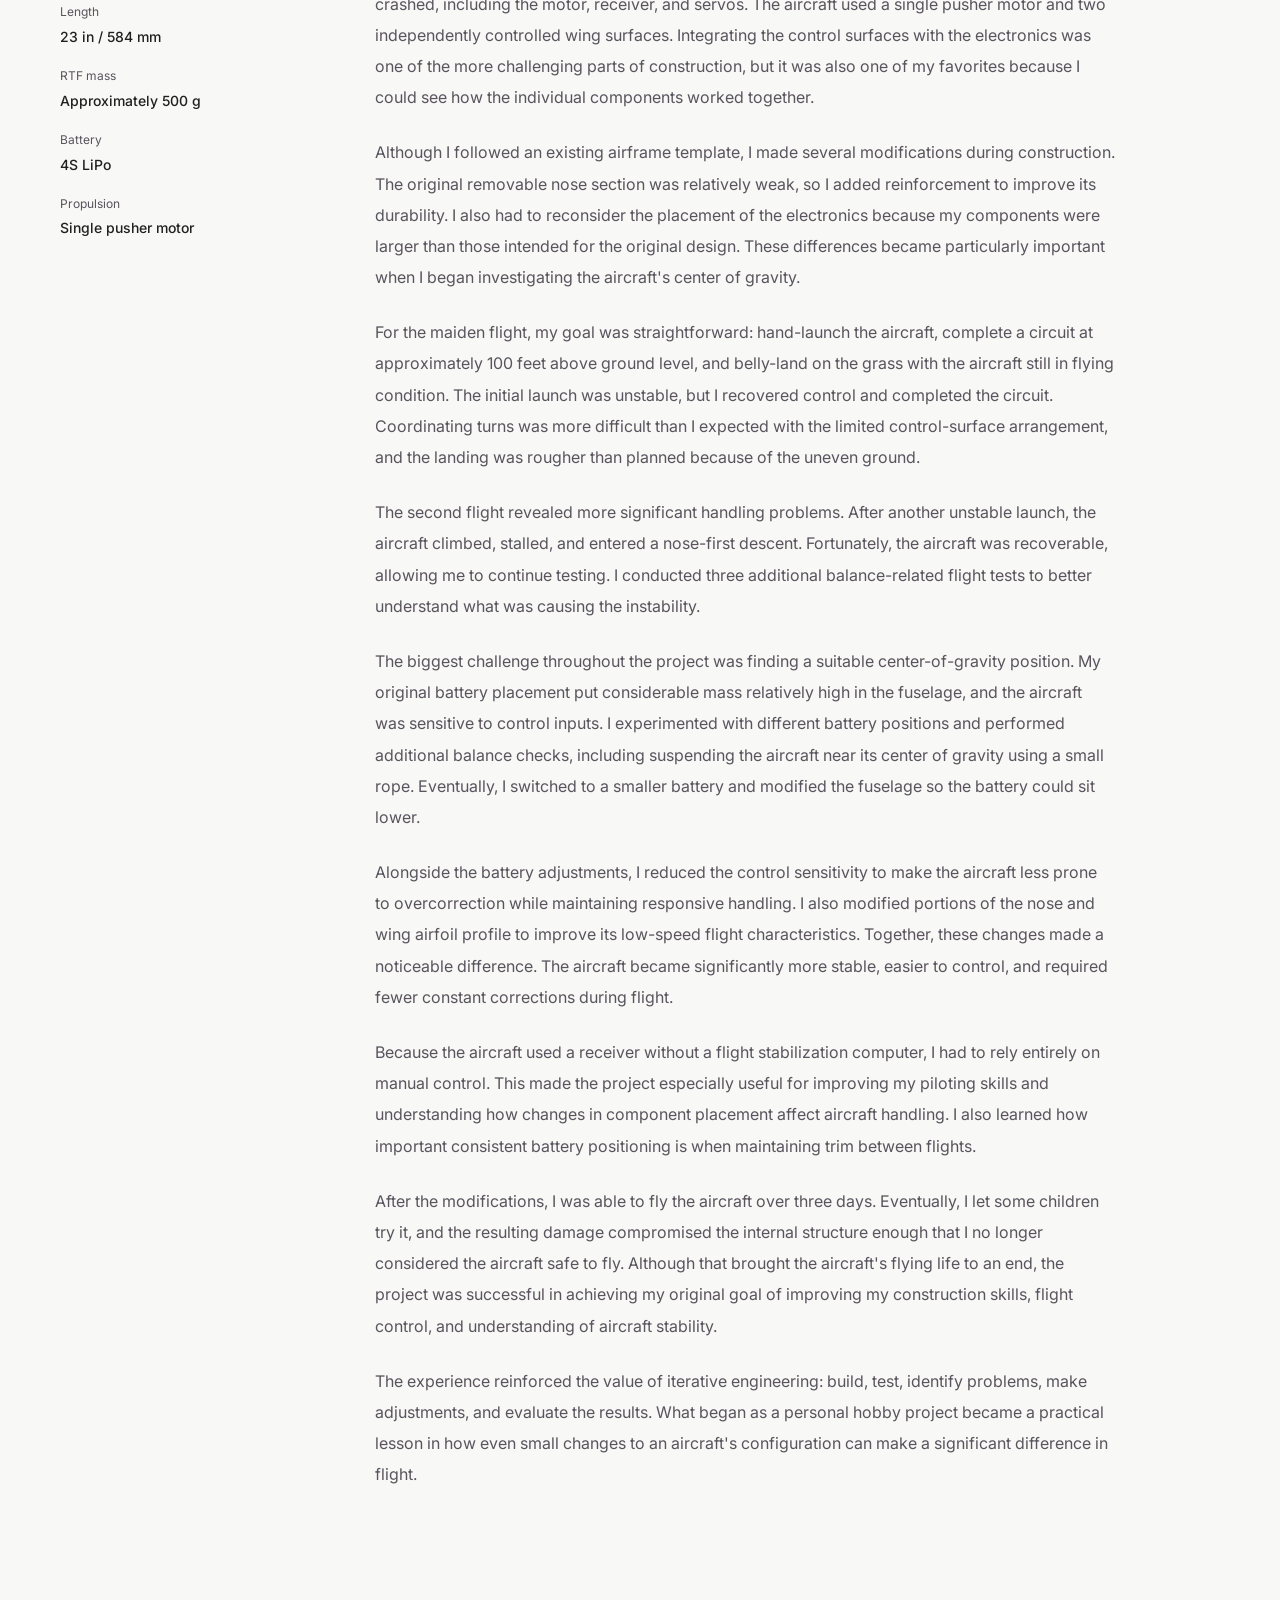
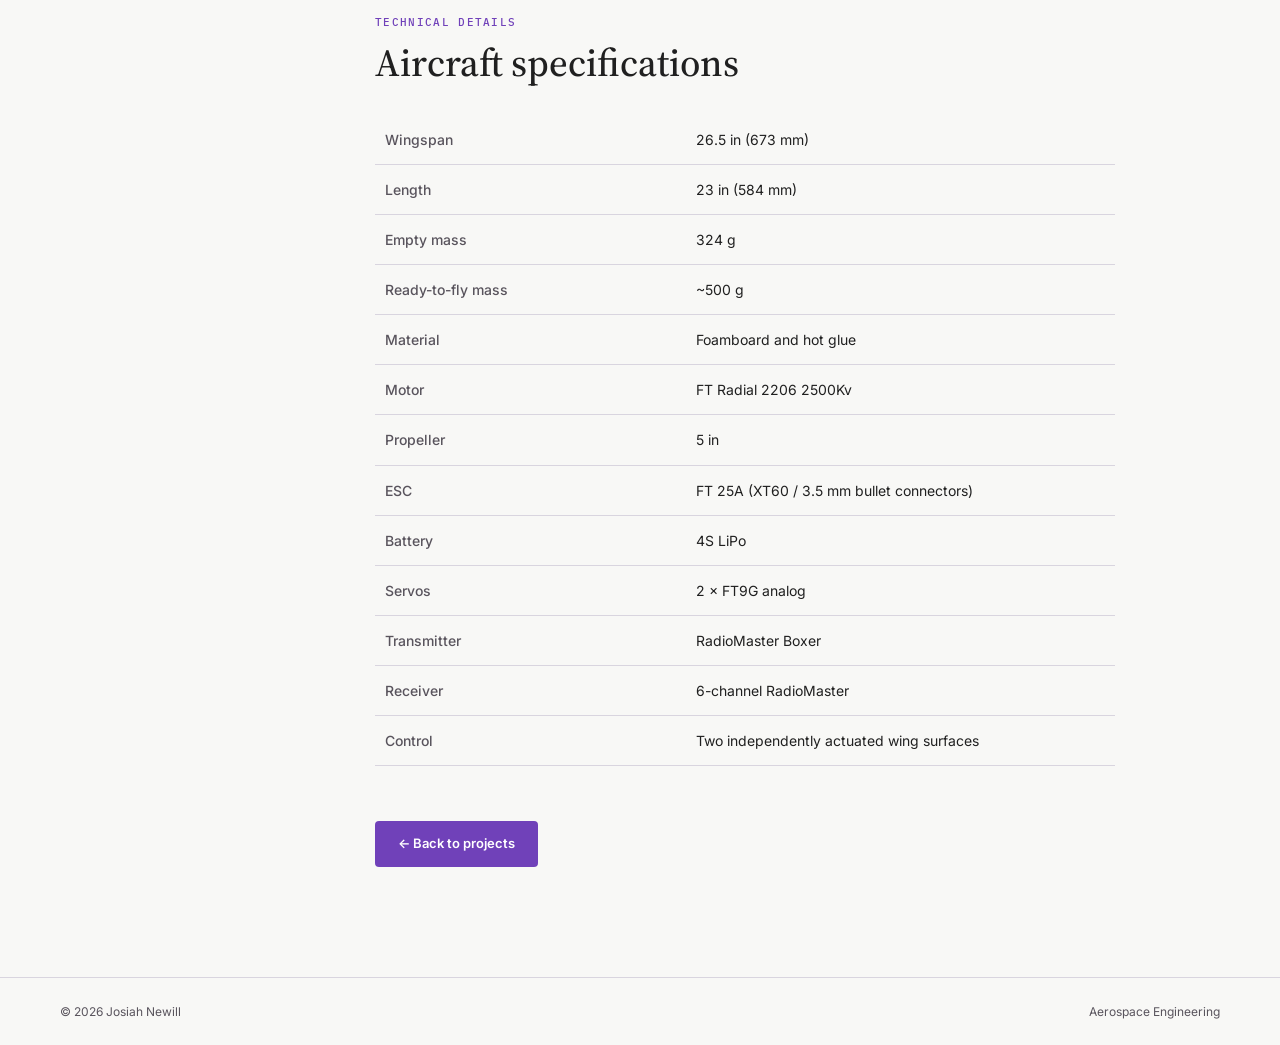
<file: projects/foam-aircraft.html>
<!doctype html>
<html data-theme="light" lang="en"><head><script id="force-light-early">
document.documentElement.setAttribute("data-theme", "light");
try { localStorage.setItem("theme", "light"); } catch (e) {}
</script><meta name="color-scheme" content="light"><meta charset="utf-8"><meta name="viewport" content="width=device-width,initial-scale=1"><meta name="description" content="Foam aircraft construction and flight testing project by Josiah Newill."><title>Foam Aircraft Build &amp; Flight Testing | Josiah Newill</title><link rel="preconnect" href="https://fonts.googleapis.com"><link rel="preconnect" href="https://fonts.gstatic.com" crossorigin><link href="https://fonts.googleapis.com/css2?family=Inter:wght@400;500;600;700&family=Source+Serif+4:wght@400;500;600&family=IBM+Plex+Mono:wght@400;500&display=swap" rel="stylesheet"><link rel="stylesheet" href="../css/style.css?v=20261112-213554"><script defer src="../js/main.js"></script>
<link rel="canonical" href="https://jpnewill.com/projects/foam-aircraft.html">
<link rel="icon" type="image/svg+xml" href="../assets/JN_monogram_violet.svg?v=20261113">

<meta property="og:type" content="website">
<meta property="og:site_name" content="Josiah Newill">
<meta property="og:title" content="Foam Aircraft Build &amp; Flight Testing | Josiah Newill">
<meta property="og:description" content="Explore a hands-on foam aircraft construction and flight testing project by Josiah Newill.">
<meta property="og:url" content="https://jpnewill.com/projects/foam-aircraft.html">
<meta property="og:image" content="https://jpnewill.com/assets/portrait.png">
<meta property="og:image:alt" content="Josiah Newill engineering portfolio">

<meta name="twitter:card" content="summary_large_image">
<meta name="twitter:title" content="Foam Aircraft Build &amp; Flight Testing | Josiah Newill">
<meta name="twitter:description" content="Explore a hands-on foam aircraft construction and flight testing project by Josiah Newill.">
<meta name="twitter:image" content="https://jpnewill.com/assets/portrait.png">
</head><body>
<header class="site-header"><script id="force-light-early">
document.documentElement.setAttribute("data-theme", "light");
try { localStorage.setItem("theme", "light"); } catch (e) {}
</script><meta name="color-scheme" content="light"><nav class="container nav" aria-label="Main navigation"><a class="brand" href="/"><strong>JOSIAH NEWILL</strong><small>AEROSPACE ENGINEERING</small></a><div class="nav-links"><a href="/">Home</a><a href="/about">About</a><a href="/projects">Projects</a><a href="/resume">Resume</a><a href="/contact">Contact</a></div></nav></header>
<main class="case-study container"><a class="back-link" href="/projects">&larr; ALL PROJECTS</a><header class="case-header"><script id="force-light-early">
document.documentElement.setAttribute("data-theme", "light");
try { localStorage.setItem("theme", "light"); } catch (e) {}
</script><meta name="color-scheme" content="light"><p class="eyebrow">PERSONAL PROJECT / AIRCRAFT</p><h1>Foam Aircraft Build &amp; Flight Testing</h1><p class="case-lead">Building, balancing, and flight-testing a foamboard aircraft while exploring how component placement affects handling.</p></header><figure class="case-hero-image"><img src="../assets/foam-aircraft.jpg" alt="Foamboard RC aircraft built by Josiah" data-fallback="Foam aircraft photograph"><figcaption>Aircraft constructed from an existing template and modified to accommodate available electronics.</figcaption></figure>
<div class="case-layout"><aside class="case-sidebar"><p class="eyebrow">PROJECT DETAILS</p><dl><dt>Type</dt><dd>Personal hobby project</dd><dt>Focus</dt><dd>Construction and flight testing</dd><dt>Wingspan</dt><dd>26.5 in / 673 mm</dd><dt>Length</dt><dd>23 in / 584 mm</dd><dt>RTF mass</dt><dd>Approximately 500 g</dd><dt>Battery</dt><dd>4S LiPo</dd><dt>Propulsion</dt><dd>Single pusher motor</dd></dl></aside><article class="case-body"><div class="case-narrative">
<p>This was my third foamboard aircraft project, and I wanted to use it to improve both my building and flying skills. I was particularly interested in how different control-surface configurations affected handling and how component placement influenced an aircraft's stability. A friend and I each built an aircraft from an existing template, which also gave me the opportunity to share a hobby I've enjoyed developing over several builds.</p>
<p>I constructed the airframe using foamboard, hot glue, and various hobby knives and razor blades to cut and shape the components. Most of the electronics were reused from previous aircraft that had crashed, including the motor, receiver, and servos. The aircraft used a single pusher motor and two independently controlled wing surfaces. Integrating the control surfaces with the electronics was one of the more challenging parts of construction, but it was also one of my favorites because I could see how the individual components worked together.</p>
<p>Although I followed an existing airframe template, I made several modifications during construction. The original removable nose section was relatively weak, so I added reinforcement to improve its durability. I also had to reconsider the placement of the electronics because my components were larger than those intended for the original design. These differences became particularly important when I began investigating the aircraft's center of gravity.</p>
<p>For the maiden flight, my goal was straightforward: hand-launch the aircraft, complete a circuit at approximately 100 feet above ground level, and belly-land on the grass with the aircraft still in flying condition. The initial launch was unstable, but I recovered control and completed the circuit. Coordinating turns was more difficult than I expected with the limited control-surface arrangement, and the landing was rougher than planned because of the uneven ground.</p>
<p>The second flight revealed more significant handling problems. After another unstable launch, the aircraft climbed, stalled, and entered a nose-first descent. Fortunately, the aircraft was recoverable, allowing me to continue testing. I conducted three additional balance-related flight tests to better understand what was causing the instability.</p>
<p>The biggest challenge throughout the project was finding a suitable center-of-gravity position. My original battery placement put considerable mass relatively high in the fuselage, and the aircraft was sensitive to control inputs. I experimented with different battery positions and performed additional balance checks, including suspending the aircraft near its center of gravity using a small rope. Eventually, I switched to a smaller battery and modified the fuselage so the battery could sit lower.</p>
<p>Alongside the battery adjustments, I reduced the control sensitivity to make the aircraft less prone to overcorrection while maintaining responsive handling. I also modified portions of the nose and wing airfoil profile to improve its low-speed flight characteristics. Together, these changes made a noticeable difference. The aircraft became significantly more stable, easier to control, and required fewer constant corrections during flight.</p>
<p>Because the aircraft used a receiver without a flight stabilization computer, I had to rely entirely on manual control. This made the project especially useful for improving my piloting skills and understanding how changes in component placement affect aircraft handling. I also learned how important consistent battery positioning is when maintaining trim between flights.</p>
<p>After the modifications, I was able to fly the aircraft over three days. Eventually, I let some children try it, and the resulting damage compromised the internal structure enough that I no longer considered the aircraft safe to fly. Although that brought the aircraft's flying life to an end, the project was successful in achieving my original goal of improving my construction skills, flight control, and understanding of aircraft stability.</p>
<p>The experience reinforced the value of iterative engineering: build, test, identify problems, make adjustments, and evaluate the results. What began as a personal hobby project became a practical lesson in how even small changes to an aircraft's configuration can make a significant difference in flight.</p>
</div><section class="spec-section"><p class="eyebrow">TECHNICAL DETAILS</p><h2>Aircraft specifications</h2><div class="spec-table-wrap"><table class="spec-table"><tbody><tr><th>Wingspan</th><td>26.5 in (673 mm)</td></tr><tr><th>Length</th><td>23 in (584 mm)</td></tr><tr><th>Empty mass</th><td>324 g</td></tr><tr><th>Ready-to-fly mass</th><td>~500 g</td></tr><tr><th>Material</th><td>Foamboard and hot glue</td></tr><tr><th>Motor</th><td>FT Radial 2206 2500Kv</td></tr><tr><th>Propeller</th><td>5 in</td></tr><tr><th>ESC</th><td>FT 25A (XT60 / 3.5 mm bullet connectors)</td></tr><tr><th>Battery</th><td>4S LiPo</td></tr><tr><th>Servos</th><td>2 &times; FT9G analog</td></tr><tr><th>Transmitter</th><td>RadioMaster Boxer</td></tr><tr><th>Receiver</th><td>6-channel RadioMaster</td></tr><tr><th>Control</th><td>Two independently actuated wing surfaces</td></tr></tbody></table></div></section><a class="button" href="/projects">&larr; Back to projects</a></article></div></main><footer class="footer"><div class="container footer-inner"><span>&copy; <span id="year"></span> Josiah Newill</span><span>Aerospace Engineering</span></div></footer></body></html>
</file>
<file: css/style.css>
:root{--bg:#F8F8F6;--surface:#FFFFFF;--text:#202020;--muted:#59545D;--accent:#7041B9;--border:#D9D5DF}html[data-theme="dark"]{--bg:#151515;--surface:#242228;--text:#F2EFF5;--muted:#B9B2BF;--accent:#B18AE8;--border:#403B46}*{box-sizing:border-box}html{scroll-behavior:smooth}body{margin:0;background:var(--bg);color:var(--text);font-family:Inter,Arial,sans-serif;line-height:1.65}a{color:inherit;text-decoration:none}a:hover{color:var(--accent)}img{max-width:100%}.container{width:min(1160px,calc(100% - 44px));margin-inline:auto}.site-header{background:var(--bg);border-bottom:1px solid var(--border);position:sticky;top:0;z-index:10}.nav{display:flex;align-items:center;justify-content:space-between;gap:20px;min-height:82px}.brand{display:flex;flex-direction:column;line-height:1.35}.brand strong{font-size:14px;letter-spacing:.1em}.brand small{font:10px 'IBM Plex Mono',monospace;letter-spacing:.08em;color:var(--muted)}.nav-links{display:flex;gap:24px;flex-wrap:wrap;font-size:13px}.theme-toggle{border:1px solid var(--border);background:var(--surface);color:var(--text);border-radius:50%;width:38px;height:38px;cursor:pointer}.eyebrow{color:var(--accent);font:500 11px 'IBM Plex Mono',monospace;letter-spacing:.12em;text-transform:uppercase}h1,h2,h3{font-family:'Source Serif 4',Georgia,serif;font-weight:500;line-height:1.13}h1{font-size:clamp(44px,5.7vw,80px);letter-spacing:-.035em;margin:16px 0 24px}h1 em{color:var(--accent);font-weight:400}h2{font-size:clamp(35px,4vw,54px);margin:12px 0 30px}h3{font-size:27px;margin:12px 0}.hero{display:grid;grid-template-columns:1fr 1fr;gap:65px;align-items:center;min-height:670px;padding-block:75px}.hero-description{font-size:17px;color:var(--muted);max-width:590px;line-height:1.85}.actions{display:flex;align-items:center;gap:22px;flex-wrap:wrap;margin-top:30px}.button{display:inline-block;padding:12px 23px;background:var(--accent);color:#fff;border-radius:4px;font-weight:600;font-size:13px}.button:hover{color:#fff;filter:brightness(1.12)}.text-link{font-size:13px;font-weight:600}.hero-gallery{position:relative;min-height:510px}.hero-photo{margin:0;position:absolute;overflow:hidden;background:var(--surface);border:1px solid var(--border);box-shadow:0 12px 38px #0000000b}.hero-photo img{display:block;width:100%;height:100%;object-fit:cover}.hero-photo figcaption{position:absolute;bottom:0;left:0;right:0;background:var(--surface);font:10px 'IBM Plex Mono',monospace;padding:12px;letter-spacing:.03em}.portrait-photo{width:69%;height:440px;top:0;left:0}.portrait-photo img{object-position:center 30%}.aircraft-photo{width:58%;height:255px;bottom:0;right:0}.section{padding-block:100px}.alt{background:var(--surface);border-block:1px solid var(--border)}.section-grid{display:grid;grid-template-columns:1fr 1.25fr;gap:80px}.section-grid p{color:var(--muted);font-size:16px;line-height:1.9}.project-grid{display:grid;grid-template-columns:repeat(3,minmax(0,1fr));gap:24px}.project-card{background:var(--surface);border:1px solid var(--border);border-radius:7px;overflow:hidden}.project-card-link{display:block;height:100%}.project-image{height:220px;background:#e5e0eb;overflow:hidden}.project-image img{width:100%;height:100%;object-fit:cover;display:block}.project-image.placeholder{display:flex;align-items:center;justify-content:center;color:#7041B9;font:12px 'IBM Plex Mono',monospace;letter-spacing:.1em}.project-content{padding:24px}.project-content>p:not(.eyebrow){color:var(--muted);font-size:14px}.project-details{display:inline-block;margin-top:12px;color:var(--accent);font:500 11px 'IBM Plex Mono',monospace}.muted{color:var(--muted)}.contact{max-width:1160px}.contact>p:not(.eyebrow){max-width:600px;color:var(--muted)}.footer{border-top:1px solid var(--border);padding:24px 0}.footer-inner{display:flex;justify-content:space-between;gap:15px;color:var(--muted);font-size:12px}.case-study{padding-block:55px 110px}.back-link{color:var(--accent);font:500 12px 'IBM Plex Mono',monospace}.case-header{max-width:900px;padding-block:60px 45px}.case-header h1{font-size:clamp(44px,5.5vw,76px)}.case-lead{font-size:20px;line-height:1.75;color:var(--muted)}.case-hero-image{margin:0 0 75px}.case-hero-image img{display:block;width:100%;max-height:650px;object-fit:contain;background:var(--surface);border:1px solid var(--border);border-radius:10px}.case-hero-image figcaption{margin-top:12px;color:var(--muted);font-size:12px}.case-layout{display:grid;grid-template-columns:230px minmax(0,1fr);gap:85px;align-items:start}.case-sidebar{position:sticky;top:110px;border-top:1px solid var(--border);padding-top:20px}.case-sidebar dl{margin:0}.case-sidebar dt{margin-top:18px;color:var(--muted);font-size:12px}.case-sidebar dd{margin:3px 0;font-size:14px;font-weight:500}.case-body{max-width:740px}.case-narrative{padding-bottom:45px}.case-narrative p{font-size:16px;line-height:1.95;color:var(--muted);margin:0 0 24px}.spec-section{padding-block:45px 55px;border-top:1px solid var(--border)}.spec-section h2{font-size:clamp(30px,3vw,42px)}.spec-table-wrap{overflow-x:auto}.spec-table{width:100%;border-collapse:collapse;font-size:14px}.spec-table th,.spec-table td{padding:13px 10px;border-bottom:1px solid var(--border);text-align:left}.spec-table th{width:42%;color:var(--muted);font-weight:500}.missing-image{display:flex!important;align-items:center;justify-content:center;background:var(--surface);color:var(--muted);font:12px 'IBM Plex Mono',monospace;padding:25px;text-align:center;min-height:100%}.project-card-link:focus-visible,.back-link:focus-visible,.theme-toggle:focus-visible{outline:3px solid var(--accent);outline-offset:3px}@media(max-width:900px){.hero{grid-template-columns:1fr;gap:30px}.hero-gallery{min-height:470px;max-width:650px;width:100%}.project-grid{grid-template-columns:repeat(2,minmax(0,1fr))}.case-layout{grid-template-columns:1fr;gap:35px}.case-sidebar{position:static}.section-grid{grid-template-columns:1fr;gap:10px}}@media(max-width:600px){.nav{flex-wrap:wrap;padding-block:14px}.nav-links{order:3;width:100%;gap:15px}.hero{padding-block:50px;min-height:0}.hero-gallery{min-height:350px}.portrait-photo{height:315px}.aircraft-photo{height:175px}.section{padding-block:70px}.project-grid{grid-template-columns:1fr}.case-header{padding-block:40px}.case-hero-image{margin-bottom:45px}.footer-inner{flex-wrap:wrap}}

/* BEGIN NON-OVERLAPPING HERO */

/* Two photographs in a clean grid */
.hero-gallery {
    display: grid !important;
    grid-template-columns: repeat(2, minmax(0, 1fr)) !important;
    gap: 18px !important;
    align-items: start !important;
    position: relative;
}

/* Remove overlapping and offsets */
.hero-gallery .hero-photo {
    position: relative !important;
    top: auto !important;
    right: auto !important;
    bottom: auto !important;
    left: auto !important;
    transform: none !important;
    margin: 0 !important;
    width: 100% !important;
    max-width: none !important;
    min-width: 0 !important;
    height: auto !important;
    grid-column: auto !important;
    grid-row: auto !important;
}

/* Consistent image presentation */
.hero-gallery .hero-photo img {
    display: block;
    width: 100%;
    height: 320px;
    object-fit: cover;
    border-radius: 6px;
}

/* Keep portrait centered */
.hero-gallery .portrait-photo img {
    object-position: center 25%;
}

/* Show aircraft clearly */
.hero-gallery .aircraft-photo img {
    object-position: center;
}

/* Captions */
.hero-gallery figcaption {
    margin-top: 10px;
    font-size: 11px;
    letter-spacing: 0.05em;
}

/* Mobile layout */
@media (max-width: 650px) {
    .hero-gallery {
        grid-template-columns: 1fr !important;
    }

    .hero-gallery .hero-photo img {
        height: 300px;
    }
}

/* END NON-OVERLAPPING HERO */

/* BEGIN REFINED PROJECT CARDS */

/* Project gallery */
.project-grid {
    display: grid;
    grid-template-columns: repeat(2, minmax(0, 1fr));
    gap: 28px;
    align-items: stretch;
}

/* Individual cards */
.project-grid .project-card {
    display: flex;
    flex-direction: column;
    min-width: 0;
    height: 100%;
    overflow: hidden;
    border: 1px solid var(--border, #D9D5DF);
    border-radius: 10px;
    background: var(--surface, #FFFFFF);
    transition:
        transform 0.25s ease,
        box-shadow 0.25s ease,
        border-color 0.25s ease;
}

.project-grid .project-card:hover {
    transform: translateY(-4px);
    border-color: var(--accent, #7041B9);
    box-shadow: 0 14px 34px rgba(0, 0, 0, 0.08);
}

/* Keep linked cards fully clickable */
.project-grid .project-card-link {
    display: flex;
    flex-direction: column;
    flex: 1;
    height: 100%;
    color: inherit;
    text-decoration: none;
}

/* Image area */
.project-grid .project-image {
    display: flex;
    align-items: center;
    justify-content: center;
    width: 100%;
    aspect-ratio: 16 / 10;
    overflow: hidden;
    background: #EAE7EF;
    border-radius: 0;
}

/* Photographs */
.project-grid .project-image img,
.project-grid .project-image-photo img {
    display: block;
    width: 100%;
    height: 100%;
    aspect-ratio: auto;
    object-fit: cover;
    transition: transform 0.35s ease;
}

.project-grid .project-card:hover .project-image img {
    transform: scale(1.025);
}

/* Text content */
.project-grid .project-content {
    display: flex;
    flex-direction: column;
    flex: 1;
    padding: 26px;
}

.project-grid .project-content .eyebrow {
    margin: 0 0 12px;
    color: var(--accent, #7041B9);
    font-family: "IBM Plex Mono", monospace;
    font-size: 10px;
    font-weight: 500;
    letter-spacing: 0.1em;
    line-height: 1.6;
}

.project-grid .project-content h3 {
    margin: 0 0 12px;
    font-family: "Source Serif 4", Georgia, serif;
    font-size: clamp(24px, 2.5vw, 30px);
    font-weight: 500;
    line-height: 1.2;
}

.project-grid .project-content p:not(.eyebrow) {
    margin: 0;
    color: var(--muted, #59545D);
    font-family: Inter, sans-serif;
    font-size: 14px;
    line-height: 1.8;
}

/* Case study link */
.project-grid .project-details {
    display: inline-block;
    margin-top: auto;
    padding-top: 24px;
    color: var(--accent, #7041B9);
    font-family: "IBM Plex Mono", monospace;
    font-size: 11px;
    font-weight: 500;
    letter-spacing: 0.06em;
}

/* Keyboard accessibility */
.project-grid .project-card-link:focus-visible {
    outline: 3px solid var(--accent, #7041B9);
    outline-offset: -3px;
}

/* Dark theme support */
[data-theme="dark"] .project-grid .project-card {
    background: var(--surface, #242228);
}

[data-theme="dark"] .project-grid .project-card:hover {
    box-shadow: 0 14px 34px rgba(0, 0, 0, 0.3);
}

/* Tablet and mobile */
@media (max-width: 750px) {
    .project-grid {
        grid-template-columns: 1fr;
        gap: 22px;
    }

    .project-grid .project-content {
        padding: 22px;
    }
}

/* Reduced-motion preference */
@media (prefers-reduced-motion: reduce) {
    .project-grid .project-card,
    .project-grid .project-image img {
        transition: none;
    }
}

/* END REFINED PROJECT CARDS */


/* BEGIN PORTFOLIO NAV REFINEMENT */
.nav-links a[aria-current="page"] {
  color: #7041b9;
  font-weight: 600;
}

.nav-links a[aria-current="page"]::after {
  content: "";
  display: block;
  height: 2px;
  background: #7041b9;
  margin-top: 5px;
}

.nav-links a:focus-visible,
.brand:focus-visible {
  outline: 2px solid #7041b9;
  outline-offset: 5px;
}
/* END PORTFOLIO NAV REFINEMENT */

/* BEGIN CONSISTENT PORTFOLIO HEADER */
.site-header {
  width: 100%;
}

.site-header .nav {
  min-height: 88px;
  display: flex;
  align-items: center;
  justify-content: space-between;
  gap: 24px;
}

.site-header .brand {
  display: flex;
  flex-direction: column;
  text-decoration: none;
  line-height: 1.2;
}

.site-header .brand strong {
  font-family: "Inter", sans-serif;
  font-size: 15px;
  font-weight: 700;
  letter-spacing: 0.06em;
}

.site-header .brand small {
  font-family: "IBM Plex Mono", monospace;
  font-size: 10px;
  font-weight: 400;
  letter-spacing: 0.07em;
  margin-top: 4px;
}

.site-header .nav-links {
  display: flex;
  align-items: center;
  gap: 24px;
}

.site-header .nav-links a {
  font-family: "Inter", sans-serif;
  font-size: 14px;
  font-weight: 500;
  line-height: 1.4;
  text-decoration: none;
}

@media (max-width: 700px) {
  .site-header .nav {
    min-height: 0;
    padding-top: 18px;
    padding-bottom: 18px;
    flex-wrap: wrap;
  }

  .site-header .nav-links {
    gap: 14px;
    flex-wrap: wrap;
  }

  .site-header .nav-links a {
    font-size: 13px;
  }
}
/* END CONSISTENT PORTFOLIO HEADER */

/* BEGIN HOMEPAGE REFINEMENT */
.home-background p {
  line-height: 1.7;
  margin-bottom: 16px;
}

.home-background .text-link {
  display: inline-block;
  margin-top: 8px;
}

.home-contact-links {
  display: flex;
  flex-wrap: wrap;
  gap: 14px 26px;
  margin-top: 28px;
}

.home-contact-links a {
  color: #7041b9;
  font-weight: 600;
  text-decoration: none;
  border-bottom: 1px solid currentColor;
  padding-bottom: 4px;
}

.home-contact-links a:hover {
  color: #542e92;
}

.home-contact-links a:focus-visible {
  outline: 2px solid #7041b9;
  outline-offset: 5px;
}

@media (max-width: 600px) {
  .home-contact-links {
    flex-direction: column;
    align-items: flex-start;
    gap: 16px;
  }
}
/* END HOMEPAGE REFINEMENT */
/* BEGIN PORTFOLIO V2 RELEASE 1 */
.page-intro{max-width:950px}.page-intro h1{margin-bottom:24px}.page-lead{font-size:clamp(18px,2vw,22px);color:var(--muted);max-width:790px;line-height:1.75}.page-prose{max-width:720px}.page-prose p{color:var(--muted);line-height:1.9;margin:0 0 22px}.gallery-heading{font-size:clamp(29px,3vw,42px);margin:50px 0 24px}.contact-options{display:grid;grid-template-columns:repeat(3,minmax(0,1fr));gap:18px;margin-top:50px}.contact-option{border:1px solid var(--border);background:var(--surface);border-radius:9px;padding:25px;display:flex;flex-direction:column;gap:14px}.contact-option strong{font-size:16px}.contact-option:hover{border-color:var(--accent)}.nav-links a[aria-current="page"]{color:var(--accent);font-weight:700}.nav-links a:focus-visible,.contact-option:focus-visible{outline:2px solid var(--accent);outline-offset:4px}
@media(max-width:700px){.contact-options{grid-template-columns:1fr}.gallery-heading{margin-top:35px}}
/* END PORTFOLIO V2 RELEASE 1 */
/* PORTFOLIO V2 CONSISTENT BACKGROUND */
body,
main,
.section,
.section.alt,
.site-header,
.footer {
    background-color: var(--bg);
}

/* Keep cards visually distinct from the background */
.project-card,
.contact-option {
    background-color: var(--surface);
}
/* PORTFOLIO V2 SECTION DIVIDERS START */

/* Remove horizontal lines between main content sections */
main > section,
main section,
.section,
.section + .section {
    border-top: none !important;
    border-bottom: none !important;
}

/* Hide explicit horizontal rules in main content */
main hr,
main .divider,
main .section-divider {
    display: none !important;
}

/* Remove decorative lines generated around sections */
main section::before,
main section::after {
    border-top: none !important;
    border-bottom: none !important;
}

/* PORTFOLIO V2 SECTION DIVIDERS END */

/* BEGIN PORTFOLIO V2 VISUAL FIXES */
/* One page background in both themes; cards retain a contrasting surface. */
html, body, main, .section, .section.alt, .alt, .site-header, .footer {
  background-color: var(--bg) !important;
}
.section.alt, .alt { border-top: 0 !important; border-bottom: 0 !important; }
main > section { border-top: 0 !important; border-bottom: 0 !important; }
/* Reduce excessive gaps without collapsing content or breaking mobile layout. */
.section { padding-block: 48px !important; }
.hero { min-height: 0 !important; padding-block: 48px !important; }
.section-grid { gap: clamp(20px, 4vw, 54px) !important; }
.page-intro { margin-bottom: 0 !important; }
.page-intro h1 { margin-bottom: 16px !important; }
.gallery-heading { margin: 32px 0 18px !important; }
.home-project-more { margin-top: 22px; }
main hr, main .section-divider { display: none !important; }
/* Consistent button appearance for contact destinations. */
.home-contact-links { display: flex; flex-wrap: wrap; gap: 12px; margin-top: 24px; }
.home-contact-links a, .home-contact-links .contact-button {
  display: inline-flex; align-items: center; justify-content: center;
  min-height: 44px; padding: 11px 20px; border-radius: 6px;
  background: var(--accent); color: #fff !important;
  border: 1px solid var(--accent); font-weight: 600; text-decoration: none;
}
.home-contact-links a:hover { filter: brightness(1.12); }
.contact-options { gap: 14px !important; margin-top: 28px !important; }
.contact-option { border-radius: 7px !important; padding: 18px 22px !important;
  background: var(--accent) !important; color: #fff !important; }
.contact-option .eyebrow, .contact-option strong { color: #fff !important; }
.contact-option:hover { filter: brightness(1.12); }
.contact-option:focus-visible, .home-contact-links a:focus-visible {
  outline: 3px solid var(--accent); outline-offset: 3px;
}
@media (max-width: 600px) {
  .section { padding-block: 36px !important; }
  .hero { padding-block: 36px !important; }
  .home-contact-links a { flex: 1 1 140px; }
}
/* END PORTFOLIO V2 VISUAL FIXES */
/* CONTACT BUTTON REFINEMENT START */

/* Contact page button grid */
.contact-options {
    display: grid !important;
    grid-template-columns: repeat(3, minmax(0, 1fr));
    gap: 20px !important;
    margin-top: 32px !important;
    align-items: stretch;
}

/* Square-cornered rectangular contact buttons */
.contact-option {
    display: flex !important;
    flex-direction: column;
    align-items: center;
    justify-content: center;
    text-align: center;
    gap: 10px;
    min-height: 120px;
    padding: 24px 18px !important;
    border-radius: 4px !important;
    background: #7041B9 !important;
    color: #FFFFFF !important;
    border: 1px solid #7041B9 !important;
    text-decoration: none !important;
    transition: transform .2s ease, background .2s ease;
}

.contact-option:hover {
    transform: translateY(-3px);
    background: #5D319F !important;
}

.contact-option strong,
.contact-option .eyebrow,
.contact-option span {
    color: #FFFFFF !important;
}

/* Homepage contact buttons */
.home-contact-links {
    display: flex !important;
    flex-wrap: wrap;
    gap: 16px !important;
    margin-top: 28px !important;
}

.home-contact-links a {
    display: inline-flex !important;
    justify-content: center;
    align-items: center;
    min-width: 150px;
    min-height: 52px;
    padding: 14px 24px !important;
    border-radius: 4px !important;
    background: #7041B9 !important;
    color: #FFFFFF !important;
    border: 1px solid #7041B9 !important;
    text-decoration: none !important;
    font-weight: 600;
}

.home-contact-links a:hover {
    background: #5D319F !important;
}

.contact-option:focus-visible,
.home-contact-links a:focus-visible {
    outline: 3px solid #7041B9;
    outline-offset: 4px;
}

@media (max-width: 700px) {
    .contact-options {
        grid-template-columns: 1fr !important;
        gap: 14px !important;
    }

    .contact-option {
        min-height: 90px;
    }

    .home-contact-links a {
        flex: 1 1 100%;
    }
}

/* CONTACT BUTTON REFINEMENT END */
/* CONTACT TILE FIX START */

.contact-button-grid {
    display: grid !important;
    grid-template-columns: repeat(3, minmax(0, 1fr)) !important;
    gap: 20px !important;
    margin-top: 36px !important;
    width: 100%;
}

.contact-button-grid .contact-tile {
    box-sizing: border-box;
    display: flex !important;
    flex-direction: column !important;
    align-items: center !important;
    justify-content: center !important;
    gap: 12px !important;
    min-width: 0;
    min-height: 145px !important;
    padding: 24px !important;
    background: #7041B9 !important;
    color: #FFFFFF !important;
    border: 1px solid #7041B9 !important;
    border-radius: 4px !important;
    text-align: center !important;
    text-decoration: none !important;
    box-shadow: none !important;
    transition: background .2s ease, transform .2s ease;
}

.contact-button-grid .contact-tile:hover {
    background: #5D319F !important;
    transform: translateY(-3px);
}

.contact-button-grid .contact-tile strong {
    display: block;
    color: #FFFFFF !important;
    font-size: 18px;
    font-weight: 600;
}

.contact-button-grid .contact-tile-icon {
    display: block;
    color: #FFFFFF !important;
    font-family: Arial, sans-serif;
    font-size: 30px;
    font-weight: 700;
    line-height: 1;
}

.contact-button-grid .contact-tile:focus-visible {
    outline: 3px solid #7041B9;
    outline-offset: 4px;
}

@media (max-width: 700px) {
    .contact-button-grid {
        grid-template-columns: 1fr !important;
        gap: 14px !important;
    }

    .contact-button-grid .contact-tile {
        min-height: 110px !important;
    }
}

/* CONTACT TILE FIX END */
/* FORCE LIGHT MODE START */

:root,
html,
html[data-theme="light"],
html[data-theme="dark"] {
    color-scheme: light !important;

    --bg: #F8F8F6 !important;
    --surface: #FFFFFF !important;
    --text: #202020 !important;
    --muted: #59545D !important;
    --accent: #7041B9 !important;
    --border: #D9D5DF !important;
}

html,
body {
    background-color: #F8F8F6 !important;
    color: #202020 !important;
}

/* FORCE LIGHT MODE END */
/* MOBILE LIGHT MODE LOCK START */

:root,
html,
html[data-theme="dark"],
html[data-theme="light"] {
    color-scheme: only light !important;
    --bg: #F8F8F6 !important;
    --surface: #FFFFFF !important;
    --text: #202020 !important;
    --muted: #59545D !important;
    --accent: #7041B9 !important;
    --border: #D9D5DF !important;
}

html,
body {
    background: #F8F8F6 !important;
    color: #202020 !important;
}

@media (prefers-color-scheme: dark) {
    :root,
    html,
    body {
        color-scheme: only light !important;
        background: #F8F8F6 !important;
        color: #202020 !important;
    }
}

/* MOBILE LIGHT MODE LOCK END */
</file>
